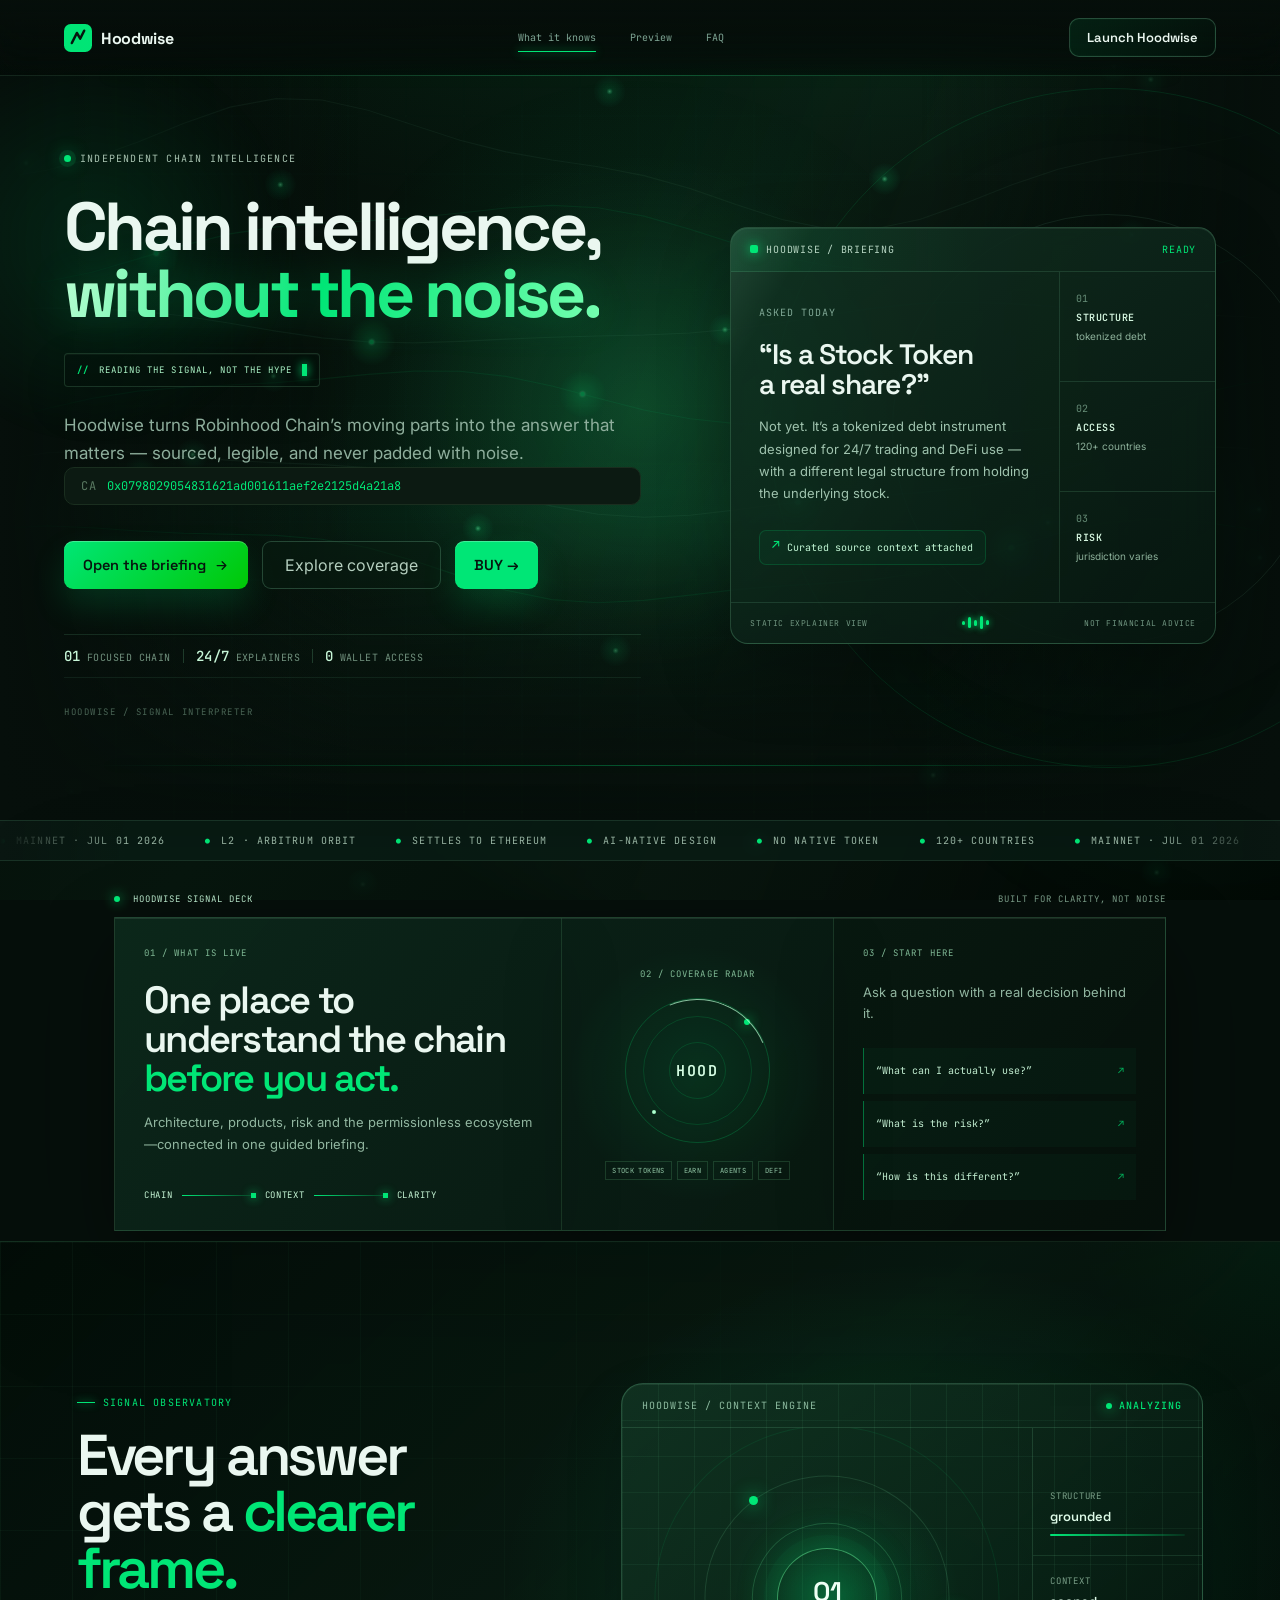
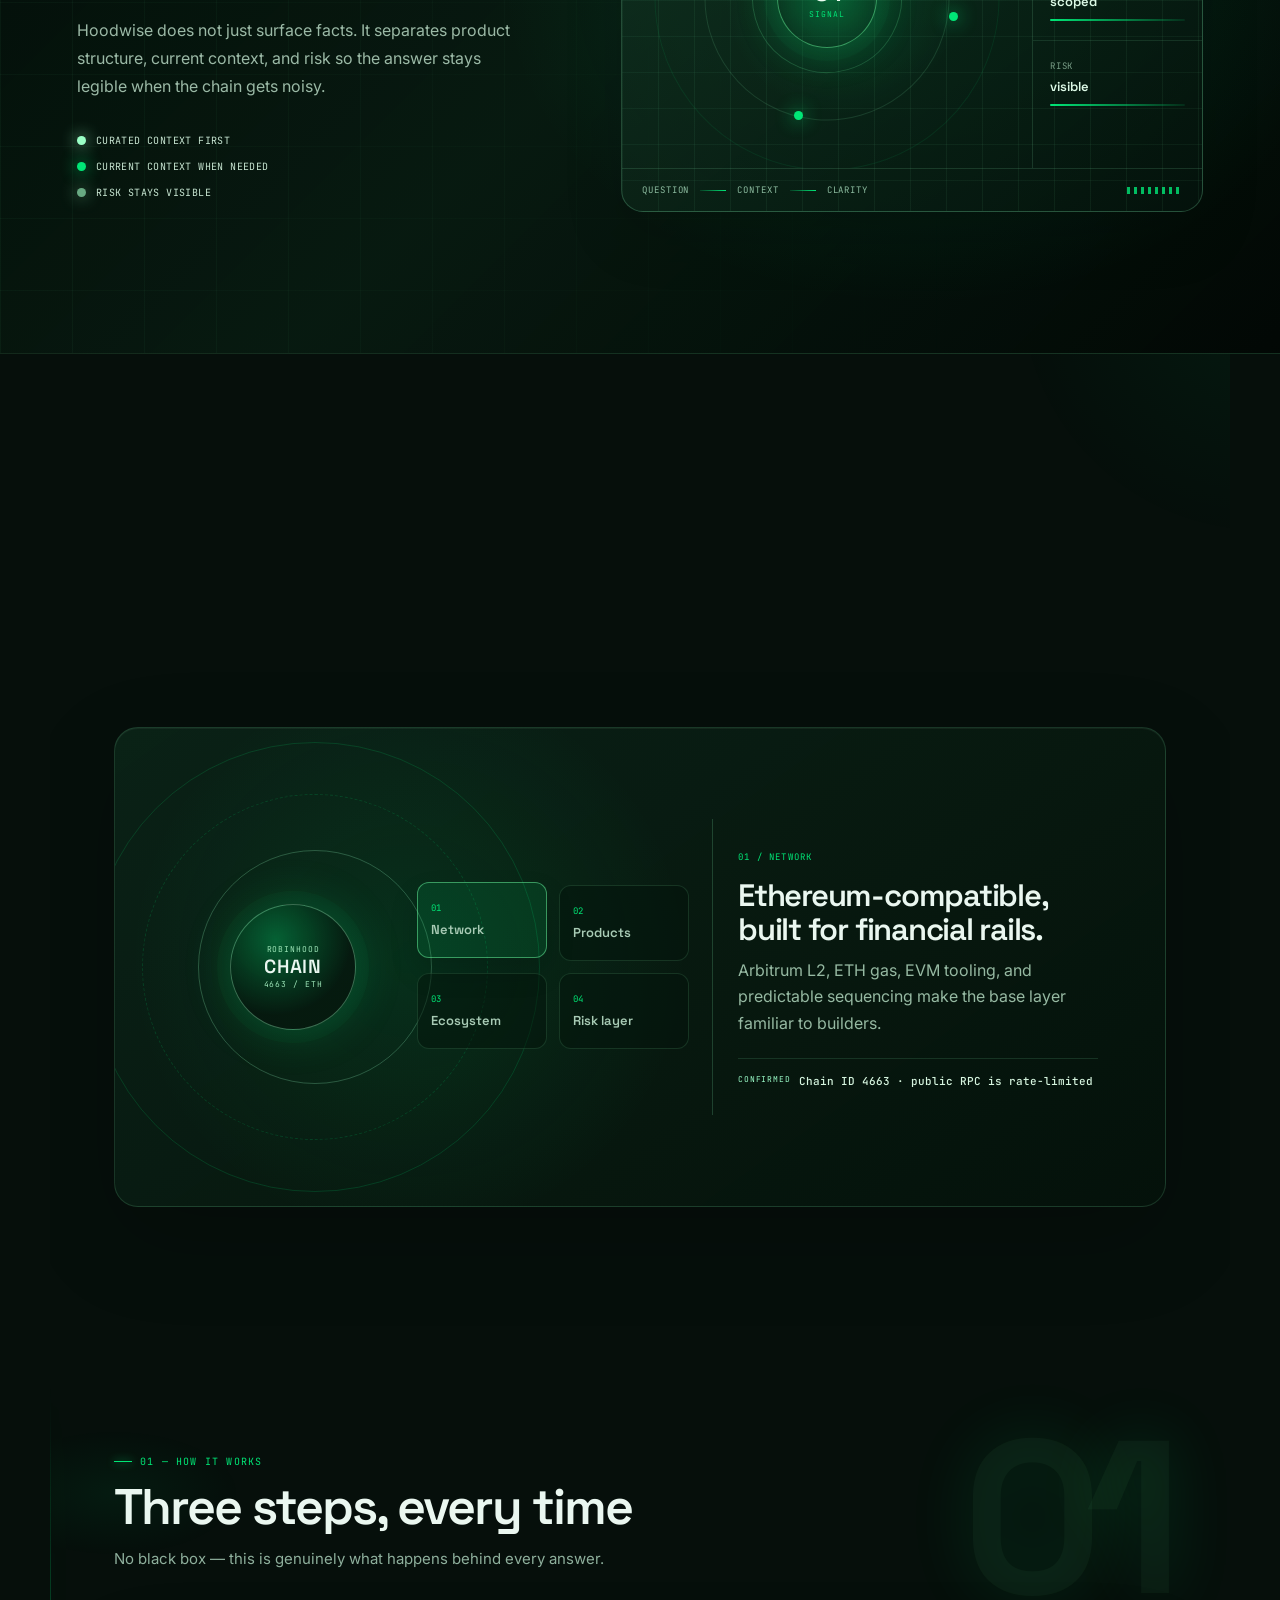
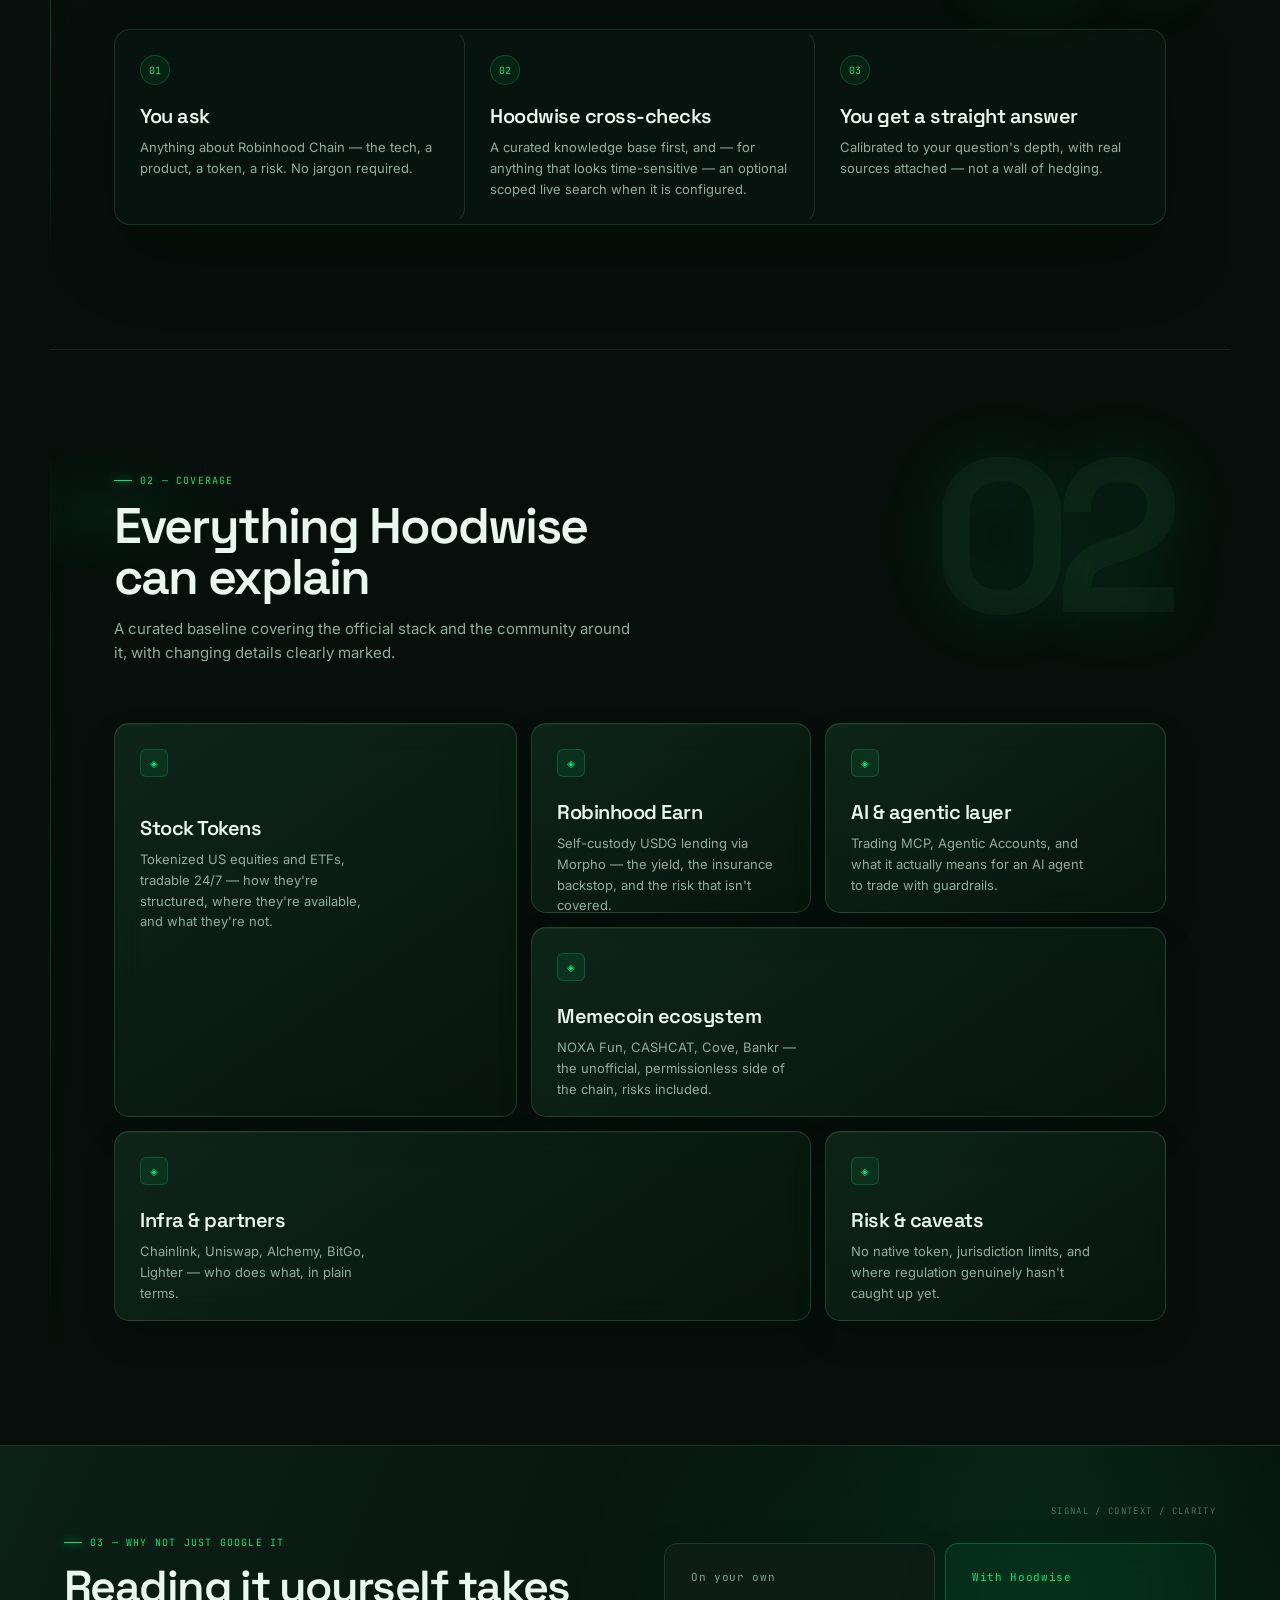
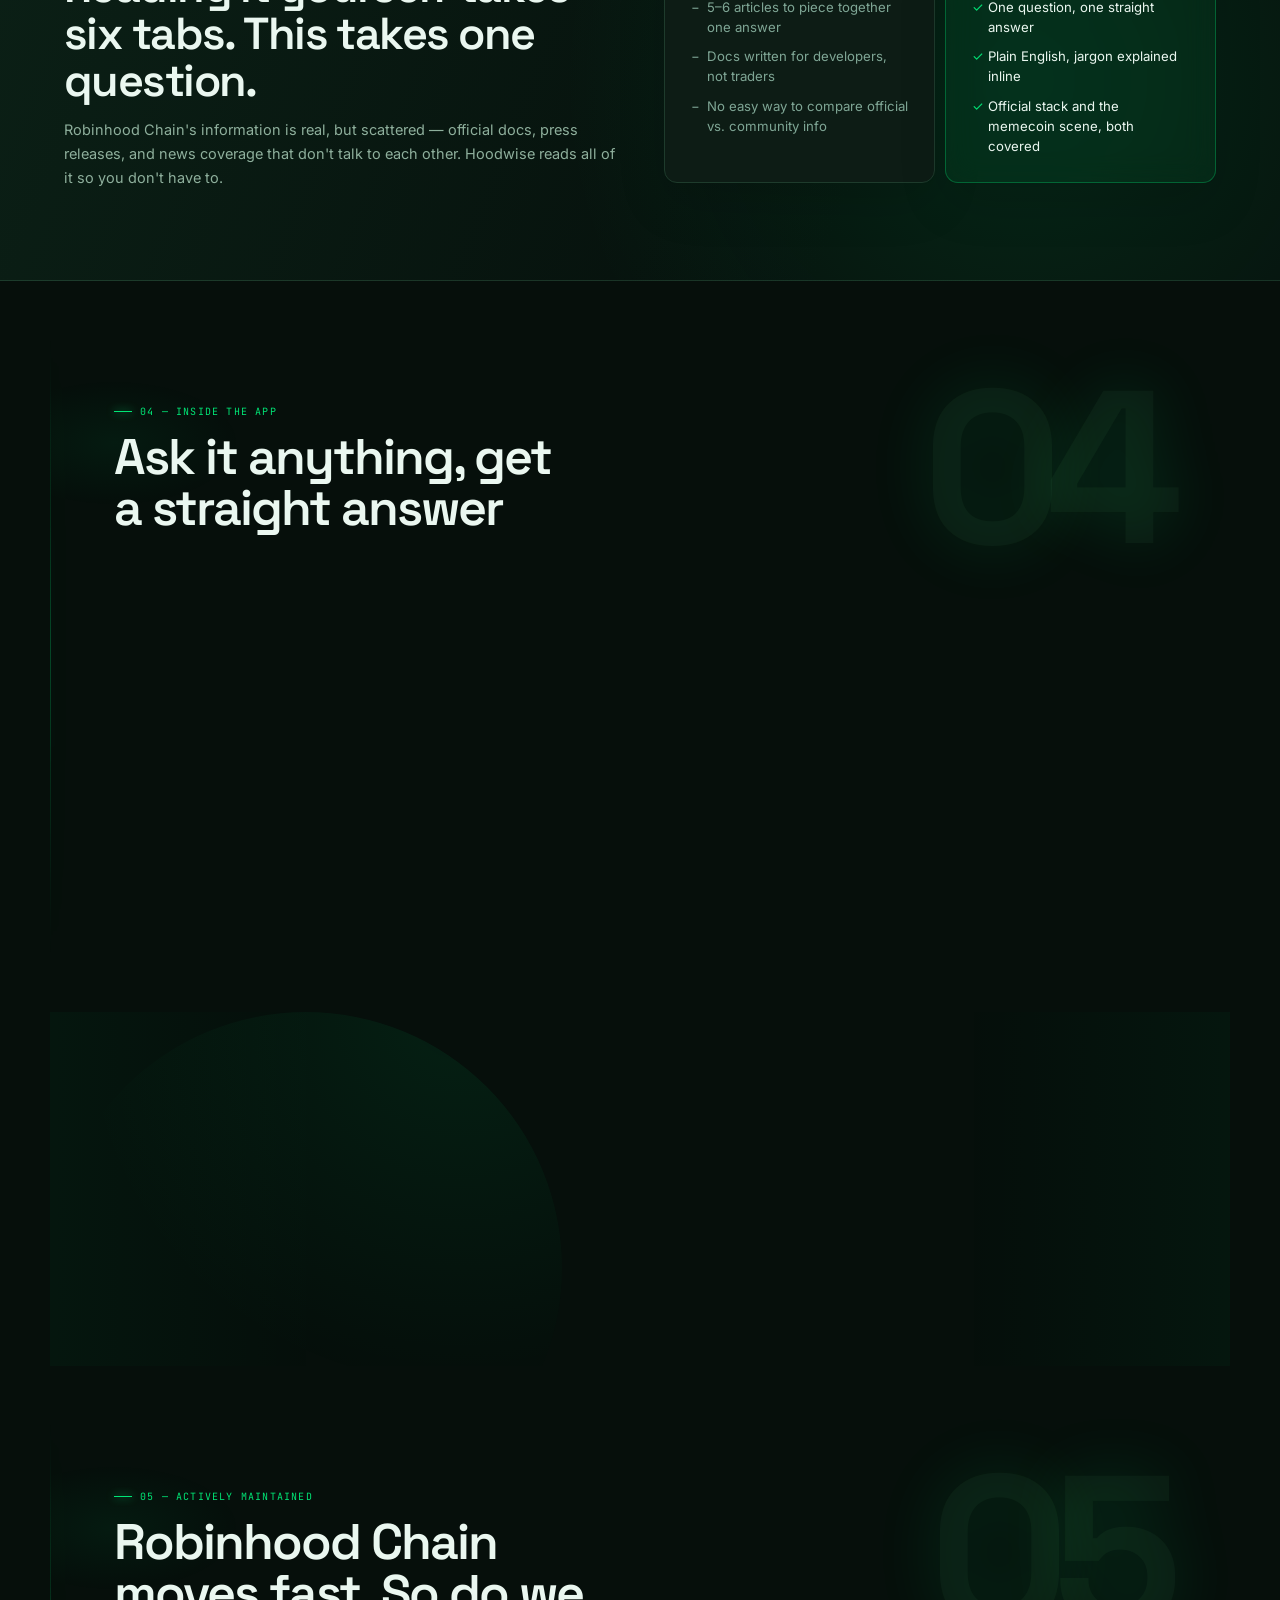
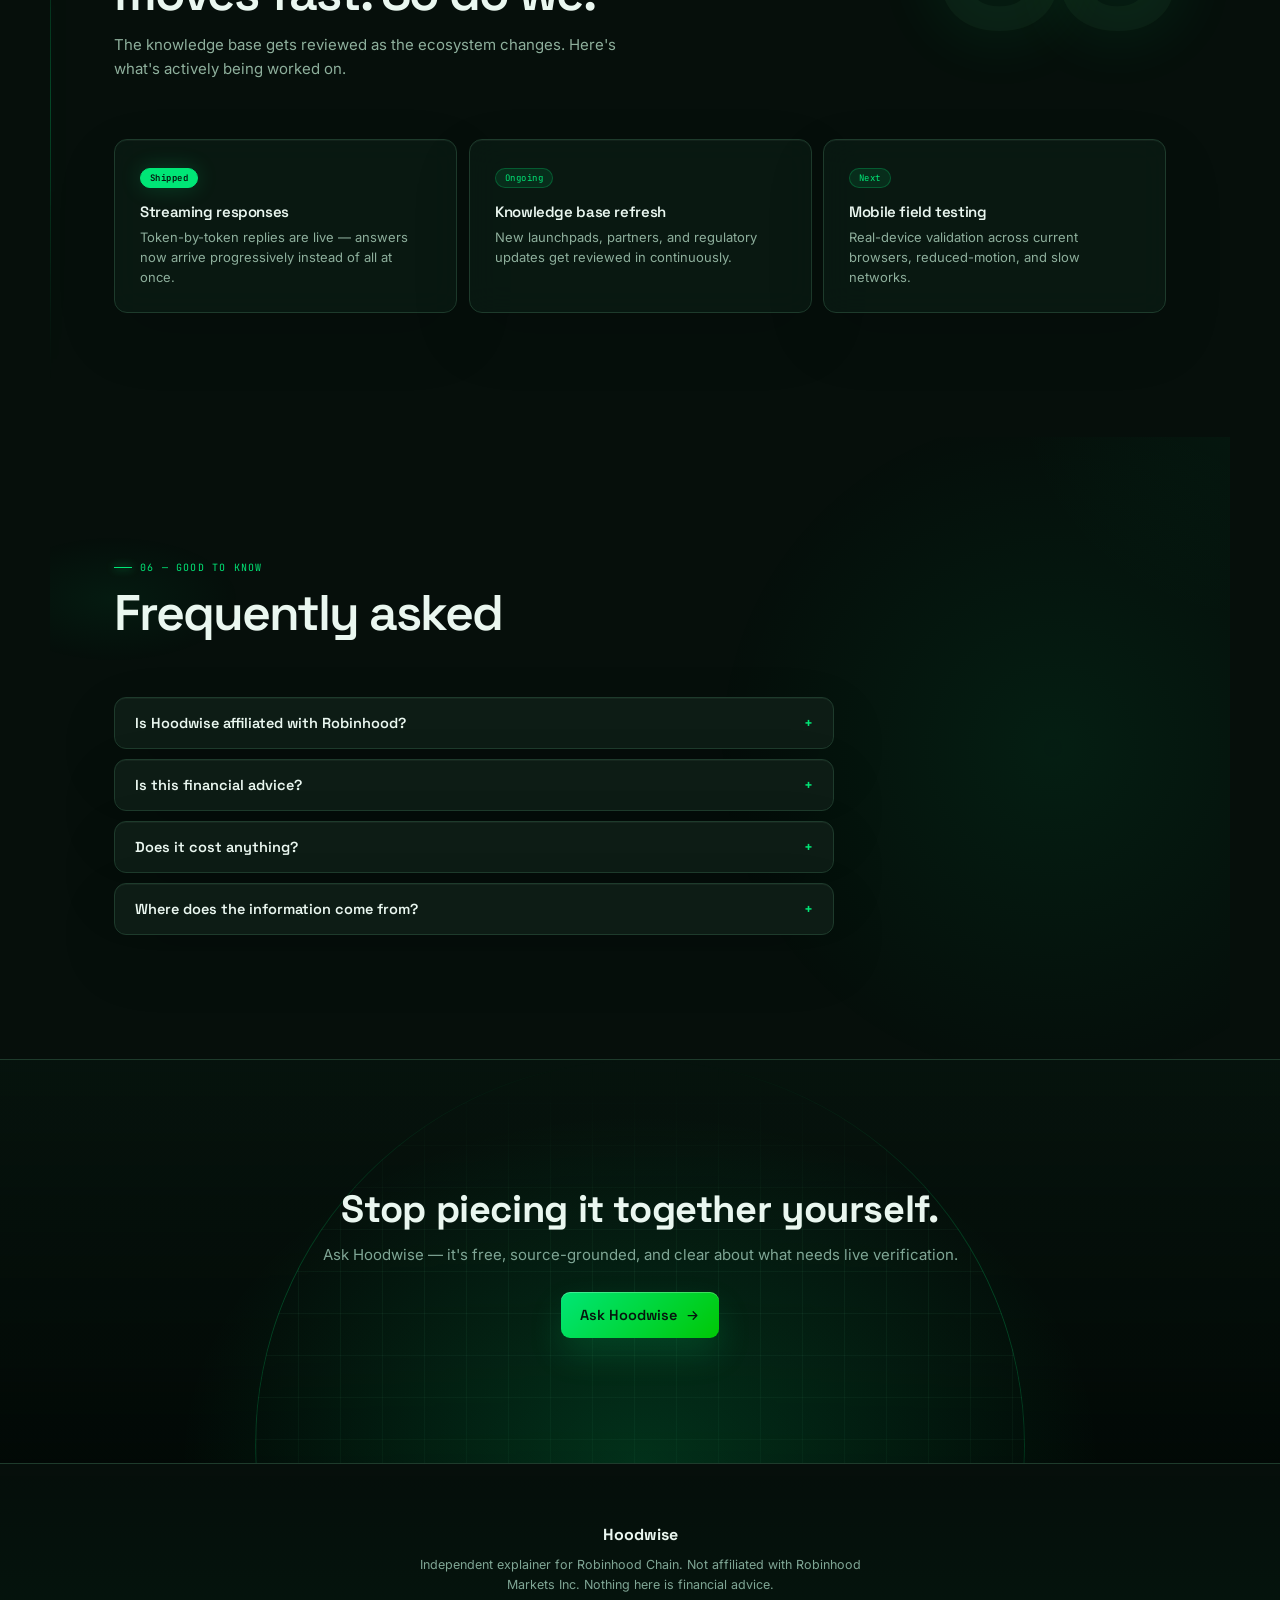
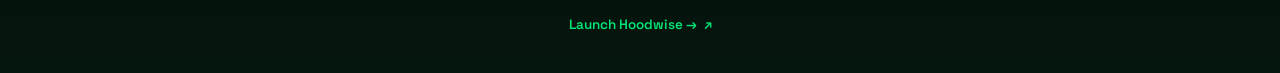
<file: index.html>
<!DOCTYPE html>
<html lang="en" data-theme="dark">
<head>
<meta charset="UTF-8">
<meta name="viewport" content="width=device-width, initial-scale=1.0">
<meta name="virtual-protocol-site-verification" content="39941604ba8618c84a2b443c2f75dd84">
<title>Hoodwise — Understand Robinhood Chain</title>
<meta name="description" content="Hoodwise is an independent AI guide to Robinhood Chain — the tech, the products, and the ecosystem, explained in plain English.">
<link rel="icon" href="/hoodwise-mark.svg" type="image/svg+xml">
<link rel="preconnect" href="https://fonts.googleapis.com">
<link href="https://fonts.googleapis.com/css2?family=Space+Grotesk:wght@400;500;600;700&family=Inter:wght@400;500;600&family=JetBrains+Mono:wght@400;500&display=swap" rel="stylesheet">
<link rel="stylesheet" href="/shared.css">
<link rel="stylesheet" href="/landing.css">
<meta property="og:type" content="website">
<meta property="og:site_name" content="Hoodwise">
<meta property="og:title" content="Hoodwise — Chain intelligence, without the noise.">
<meta property="og:description" content="An independent, source-grounded guide to Robinhood Chain.">
<meta property="og:url" content="https://hoodwise.xyz/">
<meta property="og:image" content="https://hoodwise.xyz/hoodwise-banner.png">
<meta property="og:image:alt" content="Hoodwise — Your AI guide to Robinhood Chain">
<meta name="twitter:card" content="summary_large_image">
<meta name="twitter:title" content="Hoodwise — Chain intelligence, without the noise.">
<meta name="twitter:description" content="An independent, source-grounded guide to Robinhood Chain.">
<meta name="twitter:image" content="https://hoodwise.xyz/hoodwise-banner.png"></head>
<body>
  <div class="site-atmosphere" aria-hidden="true">
    <i class="atmosphere-orb atmosphere-orb-a"></i>
    <i class="atmosphere-orb atmosphere-orb-b"></i>
    <i class="atmosphere-beam"></i>
  </div>
  <canvas class="landing-atmosphere" id="landingAtmosphere" aria-hidden="true"></canvas>
  <div class="hw-boot" id="bootSequence" aria-hidden="true">
    <div class="boot-mark">↗</div>
    <div class="boot-copy"><span>HOODWISE / INITIALIZING</span><b>CHAIN INTELLIGENCE ONLINE</b></div>
    <div class="boot-track"><i></i></div>
  </div><nav class="nav">
    <a href="/" class="nav-brand">
      <svg viewBox="0 0 100 100" class="nav-mark" aria-hidden="true">
        <rect width="100" height="100" rx="24" fill="url(#navg)"/>
        <path d="M28 68 L46 32 L58 52 L72 24" stroke="#06150e" stroke-width="9" fill="none" stroke-linecap="round" stroke-linejoin="round"/>
        <defs><linearGradient id="navg" x1="0" y1="0" x2="100" y2="100"><stop offset="0%" stop-color="#00e676"/><stop offset="100%" stop-color="#0a5c34"/></linearGradient></defs>
      </svg>
      <span>Hoodwise</span>
    </a>
    <div class="nav-links" id="navLinks">
      <button type="button" class="nav-section-link" data-section="knows" data-scroll-target="knows">What it knows</button>
      <button type="button" class="nav-section-link" data-section="preview" data-scroll-target="preview">Preview</button>
      <button type="button" class="nav-section-link" data-section="faq" data-scroll-target="faq">FAQ</button>
    </div>
    <a href="/app" class="nav-cta" data-transition>Launch Hoodwise</a>
    <button class="nav-burger" id="navBurger" aria-label="Toggle menu">
      <span></span><span></span><span></span>
    </button>
  </nav>

  <div class="mobile-menu" id="mobileMenu">
    <button type="button" class="mobile-section-link" data-scroll-target="knows">What it knows</button>
    <button type="button" class="mobile-section-link" data-scroll-target="preview">Preview</button>
    <button type="button" class="mobile-section-link" data-scroll-target="faq">FAQ</button>
    <a href="/app" class="mobile-cta" data-transition>Launch Hoodwise</a>
  </div>

  <header class="hero">
    <canvas id="heroCanvas"></canvas>
    <div class="hero-orbit hero-orbit-a" aria-hidden="true"></div>
    <div class="hero-orbit hero-orbit-b" aria-hidden="true"></div>
    <div class="hero-grid">
      <div class="hero-copy">
        <div class="eyebrow hw-hero-item"><span class="live-dot"></span>INDEPENDENT CHAIN INTELLIGENCE</div>
        <h1 class="hw-hero-item"><span class="hero-lead">Chain intelligence,</span><br><span>without the noise.</span></h1>
        <div class="hero-command hw-hero-item" aria-label="Hoodwise signal status"><span class="command-prompt">//</span><span id="heroCommandText">DECODING CAPITAL MARKETS ONCHAIN</span><i></i></div>
        <p class="hero-sub hw-hero-item">Hoodwise turns Robinhood Chain’s moving parts into the answer that matters — sourced, legible, and never padded with noise.</p>
        <div class="hero-token hw-hero-item" style="display:flex;align-items:center;gap:10px;flex-wrap:wrap;background:#0c1a12;border:1px solid #1a2e1f;border-radius:10px;padding:10px 16px;font-family:'JetBrains Mono',monospace;font-size:12px;"><span style="color:#5a7a62;text-transform:uppercase;letter-spacing:.1em;">CA</span><span style="color:#00e676;word-break:break-all;">0x0798029054831621ad001611aef2e2125d4a21a8</span></div><div class="hero-actions hw-hero-item">
          <a href="/app" class="btn-primary" data-transition>Open the briefing <svg viewBox="0 0 24 24" width="15" height="15"><path d="M5 12h14M13 6l6 6-6 6" stroke="currentColor" stroke-width="2" fill="none" stroke-linecap="round" stroke-linejoin="round"/></svg></a>
          <button type="button" class="btn-secondary section-cta" data-scroll-target="knows">Explore coverage</button><a href="https://ape.store/robinhood/0x0798029054831621ad001611aef2e2125d4a21a8" target="_blank" rel="noopener noreferrer" class="btn-primary" style="background:#00e676;color:#06150e;text-decoration:none;">BUY →</a>
        </div>
        <div class="hero-proof hw-hero-item">
          <span><b>01</b> focused chain</span><span><b>24/7</b> explainers</span><span><b>0</b> wallet access</span>
        </div>
      </div>
      <div class="signal-console hw-hero-item" aria-label="Example Hoodwise briefing">
        <div class="console-top"><span class="console-kicker"><i></i> HOODWISE / BRIEFING</span><span class="console-status">READY</span></div>
        <div class="console-grid">
          <div class="console-main">
            <span class="console-label">ASKED TODAY</span>
            <h2>“Is a Stock Token a real share?”</h2>
            <p>Not yet. It’s a tokenized debt instrument designed for 24/7 trading and DeFi use — with a different legal structure from holding the underlying stock.</p>
            <div class="console-source"><span>↗</span> Curated source context attached</div>
          </div>
          <div class="console-rail">
            <div><span>01</span><b>STRUCTURE</b><em>tokenized debt</em></div>
            <div><span>02</span><b>ACCESS</b><em>120+ countries</em></div>
            <div><span>03</span><b>RISK</b><em>jurisdiction varies</em></div>
          </div>
        </div>
        <div class="console-footer"><span>STATIC EXPLAINER VIEW</span><div class="console-pulse"><i></i><i></i><i></i><i></i><i></i></div><span>NOT FINANCIAL ADVICE</span></div>
      </div>
    </div>
  </header>

  <div class="ticker" aria-hidden="true">
    <div class="ticker-track">
      <span>MAINNET · JUL 01 2026</span><span>L2 · ARBITRUM ORBIT</span><span>SETTLES TO ETHEREUM</span><span>AI-NATIVE DESIGN</span><span>NO NATIVE TOKEN</span><span>120+ COUNTRIES</span>
      <span>MAINNET · JUL 01 2026</span><span>L2 · ARBITRUM ORBIT</span><span>SETTLES TO ETHEREUM</span><span>AI-NATIVE DESIGN</span><span>NO NATIVE TOKEN</span><span>120+ COUNTRIES</span>
    </div>
  </div>

  <section class="signal-deck" aria-label="Hoodwise signal deck">
    <div class="deck-head"><span class="deck-status"><i></i> HOODWISE SIGNAL DECK</span><span>BUILT FOR CLARITY, NOT NOISE</span></div>
    <div class="deck-grid">
      <article class="deck-story"><div class="deck-index">01 / WHAT IS LIVE</div><h2>One place to understand the chain <em>before you act.</em></h2><p>Architecture, products, risk and the permissionless ecosystem—connected in one guided briefing.</p><div class="deck-route"><span>CHAIN</span><b></b><span>CONTEXT</span><b></b><span>CLARITY</span></div></article>
      <article class="deck-radar"><div class="deck-index">02 / COVERAGE RADAR</div><div class="radar-core"><i></i><i></i><i></i><strong>HOOD</strong></div><div class="radar-tags"><span>STOCK TOKENS</span><span>EARN</span><span>AGENTS</span><span>DEFI</span></div></article>
      <article class="deck-prompt"><div class="deck-index">03 / START HERE</div><p>Ask a question with a real decision behind it.</p><div class="prompt-options"><a href="/app?q=What+can+I+actually+use+on+Robinhood+Chain%3F" data-transition>“What can I actually use?” <i>↗</i></a><a href="/app?q=What+are+the+main+risks+to+verify+on+Robinhood+Chain%3F" data-transition>“What is the risk?” <i>↗</i></a><a href="/app?q=How+is+Robinhood+Chain+different+from+Base%3F" data-transition>“How is this different?” <i>↗</i></a></div></article>
    </div>
  </section>

  <section class="observatory" aria-label="How Hoodwise builds a briefing">
    <div class="observatory-copy hw-reveal">
      <div class="section-eyebrow">SIGNAL OBSERVATORY</div>
      <h2>Every answer gets a <em>clearer frame.</em></h2>
      <p>Hoodwise does not just surface facts. It separates product structure, current context, and risk so the answer stays legible when the chain gets noisy.</p>
      <div class="observatory-legend">
        <span><i class="legend-source"></i> curated context first</span>
        <span><i class="legend-current"></i> current context when needed</span>
        <span><i class="legend-risk"></i> risk stays visible</span>
      </div>
    </div>
    <div class="observatory-surface hw-reveal" aria-hidden="true">
      <div class="observatory-topline"><span>HOODWISE / CONTEXT ENGINE</span><b>ANALYZING</b></div>
      <div class="observatory-body">
        <div class="orbit-map">
          <i class="orbit orbit-one"></i><i class="orbit orbit-two"></i><i class="orbit orbit-three"></i>
          <span class="orbit-node node-a"></span><span class="orbit-node node-b"></span><span class="orbit-node node-c"></span>
          <div class="orbit-core"><strong>01</strong><span>SIGNAL</span></div>
        </div>
        <div class="observatory-readout">
          <div><span>STRUCTURE</span><b>grounded</b><i></i></div>
          <div><span>CONTEXT</span><b>scoped</b><i></i></div>
          <div><span>RISK</span><b>visible</b><i></i></div>
        </div>
      </div>
      <div class="observatory-stream"><span>QUESTION</span><b></b><span>CONTEXT</span><b></b><span>CLARITY</span><i></i></div>
    </div>
  </section>

  <section class="intelligence-map" id="intelligence-map" aria-label="Robinhood Chain intelligence map">
    <div class="section-head hw-reveal"><div class="section-eyebrow">LIVE PRODUCT MAP</div><h2>See the chain as one connected system.</h2><p>Choose a layer to get the practical frame: what it is, what it unlocks, and what needs verification.</p></div>
    <div class="map-stage hw-reveal">
      <div class="map-orbits" aria-hidden="true"><i></i><i></i><i></i></div>
      <div class="map-core"><span>ROBINHOOD</span><b>CHAIN</b><em>4663 / ETH</em></div>
      <div class="map-nodes" role="tablist" aria-label="Chain intelligence layers">
        <button class="map-node active" role="tab" aria-selected="true" data-map="network"><b>01</b><span>Network</span></button>
        <button class="map-node" role="tab" aria-selected="false" data-map="products"><b>02</b><span>Products</span></button>
        <button class="map-node" role="tab" aria-selected="false" data-map="ecosystem"><b>03</b><span>Ecosystem</span></button>
        <button class="map-node" role="tab" aria-selected="false" data-map="risk"><b>04</b><span>Risk layer</span></button>
      </div>
      <article class="map-readout" id="mapReadout" aria-live="polite"><span class="map-readout-kicker">01 / NETWORK</span><h3>Ethereum-compatible, built for financial rails.</h3><p>Arbitrum L2, ETH gas, EVM tooling, and predictable sequencing make the base layer familiar to builders.</p><div><span>CONFIRMED</span><b>Chain ID 4663 · public RPC is rate-limited</b></div></article>
    </div>
  </section>
  <section class="how" id="how">
    <div class="section-head hw-reveal">
      <div class="section-eyebrow">01 — HOW IT WORKS</div>
      <h2>Three steps, every time</h2>
      <p>No black box — this is genuinely what happens behind every answer.</p>
    </div>
    <div class="how-steps">
      <div class="how-step hw-reveal">
        <div class="how-num">01</div>
        <h3>You ask</h3>
        <p>Anything about Robinhood Chain — the tech, a product, a token, a risk. No jargon required.</p>
      </div>
      <div class="how-step hw-reveal">
        <div class="how-num">02</div>
        <h3>Hoodwise cross-checks</h3>
        <p>A curated knowledge base first, and — for anything that looks time-sensitive — an optional scoped live search when it is configured.</p>
      </div>
      <div class="how-step hw-reveal">
        <div class="how-num">03</div>
        <h3>You get a straight answer</h3>
        <p>Calibrated to your question's depth, with real sources attached — not a wall of hedging.</p>
      </div>
    </div>
  </section>

  <section class="knows" id="knows">
    <div class="section-head hw-reveal">
      <div class="section-eyebrow">02 — COVERAGE</div>
      <h2>Everything Hoodwise can explain</h2>
      <p>A curated baseline covering the official stack and the community around it, with changing details clearly marked.</p>
    </div>
    <div class="card-grid">
      <div class="card hw-reveal">
        <div class="card-icon">◈</div>
        <h3>Stock Tokens</h3>
        <p>Tokenized US equities and ETFs, tradable 24/7 — how they're structured, where they're available, and what they're not.</p>
      </div>
      <div class="card hw-reveal">
        <div class="card-icon">◈</div>
        <h3>Robinhood Earn</h3>
        <p>Self-custody USDG lending via Morpho — the yield, the insurance backstop, and the risk that isn't covered.</p>
      </div>
      <div class="card hw-reveal">
        <div class="card-icon">◈</div>
        <h3>AI &amp; agentic layer</h3>
        <p>Trading MCP, Agentic Accounts, and what it actually means for an AI agent to trade with guardrails.</p>
      </div>
      <div class="card hw-reveal">
        <div class="card-icon">◈</div>
        <h3>Memecoin ecosystem</h3>
        <p>NOXA Fun, CASHCAT, Cove, Bankr — the unofficial, permissionless side of the chain, risks included.</p>
      </div>
      <div class="card hw-reveal">
        <div class="card-icon">◈</div>
        <h3>Infra &amp; partners</h3>
        <p>Chainlink, Uniswap, Alchemy, BitGo, Lighter — who does what, in plain terms.</p>
      </div>
      <div class="card hw-reveal">
        <div class="card-icon">◈</div>
        <h3>Risk &amp; caveats</h3>
        <p>No native token, jurisdiction limits, and where regulation genuinely hasn't caught up yet.</p>
      </div>
    </div>
  </section>

  <section class="why" id="why">
    <div class="why-grid">
      <div class="hw-reveal">
        <div class="section-eyebrow">03 — WHY NOT JUST GOOGLE IT</div>
        <h2>Reading it yourself takes six tabs. This takes one question.</h2>
        <p class="why-sub">Robinhood Chain's information is real, but scattered — official docs, press releases, and news coverage that don't talk to each other. Hoodwise reads all of it so you don't have to.</p>
      </div>
      <div class="why-compare hw-reveal">
        <div class="why-col why-col-bad">
          <div class="why-col-label">On your own</div>
          <ul>
            <li>5–6 articles to piece together one answer</li>
            <li>Docs written for developers, not traders</li>
            <li>No easy way to compare official vs. community info</li>
          </ul>
        </div>
        <div class="why-col why-col-good">
          <div class="why-col-label">With Hoodwise</div>
          <ul>
            <li>One question, one straight answer</li>
            <li>Plain English, jargon explained inline</li>
            <li>Official stack and the memecoin scene, both covered</li>
          </ul>
        </div>
      </div>
    </div>
  </section>

  <section class="preview" id="preview">
    <div class="section-head hw-reveal">
      <div class="section-eyebrow">04 — INSIDE THE APP</div>
      <h2>Ask it anything, get a straight answer</h2>
    </div>
    <div class="preview-window hw-reveal">
      <div class="preview-bar"><span></span><span></span><span></span></div>
      <div class="preview-body" id="previewBody"></div>
    </div>
  </section>

  <section class="trust" id="trust">
    <div class="trust-grid">
      <div class="trust-item hw-reveal">
        <svg viewBox="0 0 24 24" width="20" height="20"><path d="M12 3l7 4v5c0 4.5-3 8-7 9-4-1-7-4.5-7-9V7l7-4z" stroke="currentColor" stroke-width="1.6" fill="none"/></svg>
        <div><h4>Independent</h4><p>Not affiliated with Robinhood Markets Inc.</p></div>
      </div>
      <div class="trust-item hw-reveal">
        <svg viewBox="0 0 24 24" width="20" height="20"><path d="M4 12h16M12 4v16" stroke="currentColor" stroke-width="1.6"/><circle cx="12" cy="12" r="9" stroke="currentColor" stroke-width="1.6" fill="none"/></svg>
        <div><h4>No financial advice</h4><p>Explains how things work — never what to buy.</p></div>
      </div>
      <div class="trust-item hw-reveal">
        <svg viewBox="0 0 24 24" width="20" height="20"><path d="M7 17L17 7M17 7H8M17 7V16" stroke="currentColor" stroke-width="1.6" fill="none" stroke-linecap="round" stroke-linejoin="round"/></svg>
        <div><h4>Sources cited</h4><p>Real links attached to answers, not just claims.</p></div>
      </div>
      <div class="trust-item hw-reveal">
        <svg viewBox="0 0 24 24" width="20" height="20"><path d="M5 12l4 4L19 6" stroke="currentColor" stroke-width="2" fill="none" stroke-linecap="round" stroke-linejoin="round"/></svg>
        <div><h4>Free, no account</h4><p>No wallet connect, no signup, no paywall.</p></div>
      </div>
    </div>
  </section>

  <section class="roadmap" id="roadmap">
    <div class="section-head hw-reveal">
      <div class="section-eyebrow">05 — ACTIVELY MAINTAINED</div>
      <h2>Robinhood Chain moves fast. So do we.</h2>
      <p>The knowledge base gets reviewed as the ecosystem changes. Here's what's actively being worked on.</p>
    </div>
    <div class="roadmap-list">
      <div class="roadmap-item hw-reveal">
        <span class="roadmap-tag roadmap-tag-shipped">Shipped</span>
        <h4>Streaming responses</h4>
        <p>Token-by-token replies are live — answers now arrive progressively instead of all at once.</p>
      </div>
      <div class="roadmap-item hw-reveal">
        <span class="roadmap-tag">Ongoing</span>
        <h4>Knowledge base refresh</h4>
        <p>New launchpads, partners, and regulatory updates get reviewed in continuously.</p>
      </div>
      <div class="roadmap-item hw-reveal">
        <span class="roadmap-tag">Next</span>
        <h4>Mobile field testing</h4>
        <p>Real-device validation across current browsers, reduced-motion, and slow networks.</p>
      </div>
    </div>
  </section>

  <section class="faq" id="faq">
    <div class="section-head hw-reveal">
      <div class="section-eyebrow">06 — GOOD TO KNOW</div>
      <h2>Frequently asked</h2>
    </div>
    <div class="faq-list">
      <details class="hw-reveal">
        <summary>Is Hoodwise affiliated with Robinhood?</summary>
        <p>No. Hoodwise is an independent project that explains Robinhood Chain. It has no official relationship with Robinhood Markets Inc.</p>
      </details>
      <details class="hw-reveal">
        <summary>Is this financial advice?</summary>
        <p>No. Hoodwise only explains how things work and surfaces real risks — it never recommends trades or gives financial advice.</p>
      </details>
      <details class="hw-reveal">
        <summary>Does it cost anything?</summary>
        <p>Hoodwise is free to use.</p>
      </details>
      <details class="hw-reveal">
        <summary>Where does the information come from?</summary>
        <p>A hand-curated knowledge base built from Robinhood's own announcements and reporting from established outlets, reviewed periodically as the chain evolves.</p>
      </details>
    </div>
  </section>

  <section class="final-cta hw-reveal">
    <h2>Stop piecing it together yourself.</h2>
    <p>Ask Hoodwise — it's free, source-grounded, and clear about what needs live verification.</p>
    <a href="/app" class="btn-primary" data-transition>Ask Hoodwise <svg viewBox="0 0 24 24" width="15" height="15"><path d="M5 12h14M13 6l6 6-6 6" stroke="currentColor" stroke-width="2" fill="none" stroke-linecap="round" stroke-linejoin="round"/></svg></a>
  </section>

  <footer class="footer">
    <div class="footer-inner">
      <div class="footer-brand">Hoodwise</div>
      <p>Independent explainer for Robinhood Chain. Not affiliated with Robinhood Markets Inc. Nothing here is financial advice.</p>
      <a href="/app" class="footer-cta" data-transition>Launch Hoodwise →</a>
    </div>
  </footer>

  <div class="hw-page-transition" id="pageTransition"></div>

  <script src="/cursor.js"></script>
  <script src="/landing.js"></script>
</body>
</html>
</file>
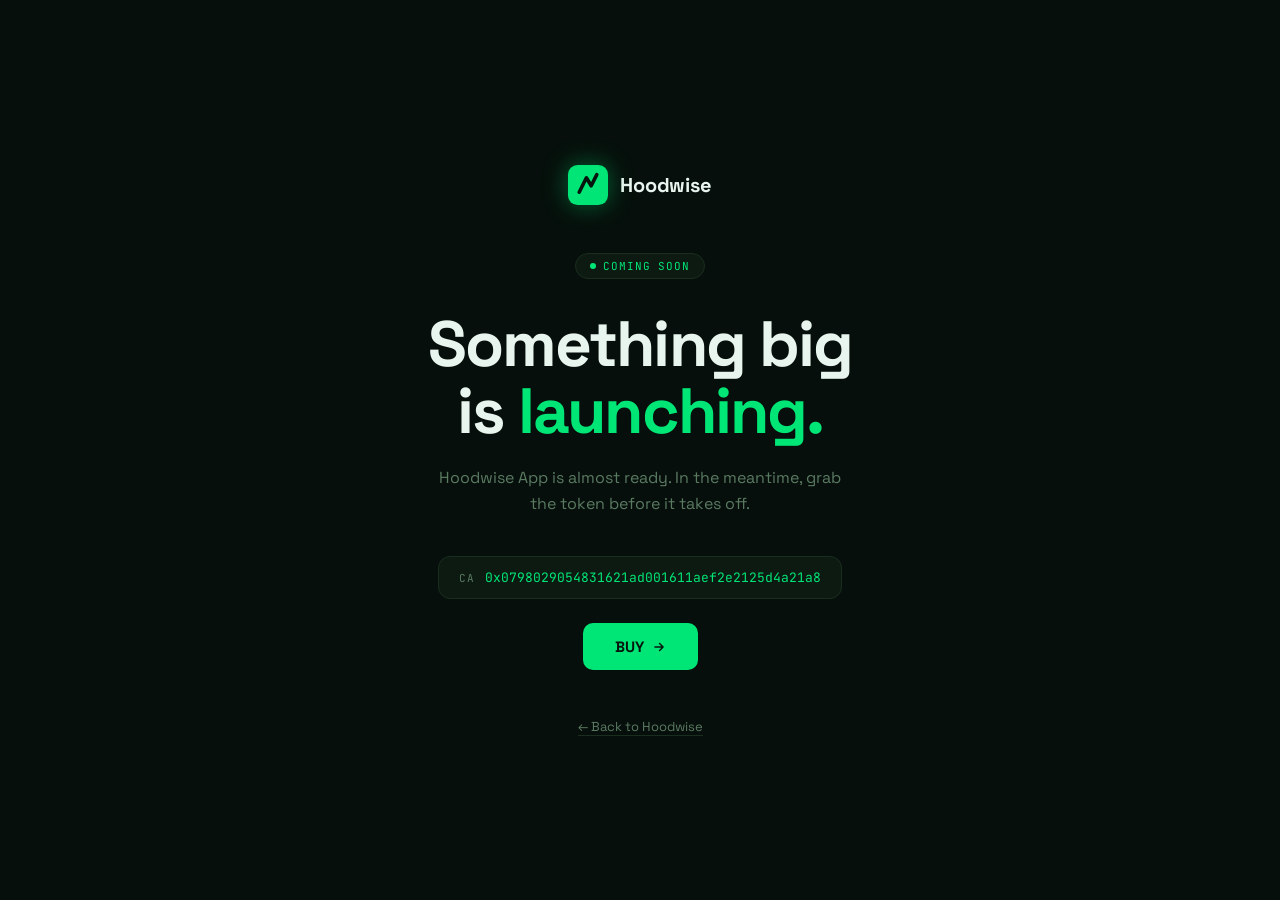
<file: app/index.html>
<!DOCTYPE html>
<html lang="en" data-theme="dark">
<head>
<meta charset="UTF-8">
<meta name="viewport" content="width=device-width, initial-scale=1.0">
<title>Hoodwise — Coming Soon</title>
<link rel="icon" href="/hoodwise-mark.svg" type="image/svg+xml">
<link rel="preconnect" href="https://fonts.googleapis.com">
<link href="https://fonts.googleapis.com/css2?family=Space+Grotesk:wght@400;500;600;700&family=JetBrains+Mono:wght@400;500&display=swap" rel="stylesheet">
<link rel="stylesheet" href="/shared.css">
<style>
  *, *::before, *::after { box-sizing: border-box; margin: 0; padding: 0; }
  :root {
    --primary: #00e676;
    --primary-dim: #0a5c34;
    --bg: #060f0b;
    --bg-2: #0c1a12;
    --border: #1a2e1f;
    --text: #e8f5ee;
    --text-muted: #5a7a62;
  }
  html, body { height: 100%; background: var(--bg); color: var(--text); font-family: 'Space Grotesk', sans-serif; }
  body { display: flex; flex-direction: column; align-items: center; justify-content: center; min-height: 100vh; padding: 24px; text-align: center; }

  .brand { display: flex; align-items: center; gap: 12px; justify-content: center; margin-bottom: 48px; }
  .brand-mark { width: 40px; height: 40px; filter: drop-shadow(0 0 12px rgba(0,230,118,0.4)); }
  .brand-name { font-size: 20px; font-weight: 700; letter-spacing: -0.01em; color: var(--text); }

  .badge {
    display: inline-flex; align-items: center; gap: 7px;
    background: var(--bg-2); border: 1px solid var(--border);
    border-radius: 100px; padding: 5px 14px;
    font-family: 'JetBrains Mono', monospace; font-size: 11px;
    letter-spacing: 0.08em; text-transform: uppercase; color: var(--primary);
    margin-bottom: 32px;
  }
  .badge i { width: 6px; height: 6px; border-radius: 50%; background: var(--primary); animation: pulse 1.8s ease-in-out infinite; display: inline-block; }
  @keyframes pulse { 0%,100% { opacity: 1; } 50% { opacity: 0.3; } }

  h1 { font-size: clamp(36px, 7vw, 64px); font-weight: 700; letter-spacing: -0.03em; line-height: 1.05; margin-bottom: 20px; }
  h1 em { color: var(--primary); font-style: normal; }
  p { font-size: 16px; color: var(--text-muted); max-width: 420px; line-height: 1.6; margin-bottom: 40px; }

  .ca-block {
    display: flex; align-items: center; gap: 10px; flex-wrap: wrap; justify-content: center;
    background: var(--bg-2); border: 1px solid var(--border); border-radius: 12px;
    padding: 12px 20px; margin-bottom: 16px;
  }
  .ca-label { font-family: 'JetBrains Mono', monospace; font-size: 11px; text-transform: uppercase; letter-spacing: 0.1em; color: var(--text-muted); }
  .ca-address { font-family: 'JetBrains Mono', monospace; font-size: 13px; color: var(--primary); word-break: break-all; }

  .btn-buy {
    display: inline-flex; align-items: center; gap: 8px;
    background: var(--primary); color: #06150e;
    font-family: 'Space Grotesk', sans-serif; font-weight: 700; font-size: 15px;
    border: none; border-radius: 10px; padding: 14px 32px;
    text-decoration: none; cursor: pointer;
    transition: filter 0.15s, transform 0.1s;
    margin-top: 8px;
  }
  .btn-buy:hover { filter: brightness(1.1); transform: translateY(-1px); }
  .btn-buy:active { transform: scale(0.98); }

  .back { margin-top: 48px; font-size: 13px; color: var(--text-muted); }
  .back a { color: var(--text-muted); text-decoration: none; border-bottom: 1px solid var(--border); transition: color 0.15s; }
  .back a:hover { color: var(--primary); }
</style>
</head>
<body>
  <div class="brand">
    <svg class="brand-mark" viewBox="0 0 100 100" aria-hidden="true">
      <rect width="100" height="100" rx="24" fill="url(#g1)"/>
      <path d="M28 68 L46 32 L58 52 L72 24" stroke="#06150e" stroke-width="9" fill="none" stroke-linecap="round" stroke-linejoin="round"/>
      <defs><linearGradient id="g1" x1="0" y1="0" x2="100" y2="100">
        <stop offset="0%" stop-color="#00e676"/>
        <stop offset="100%" stop-color="#0a5c34"/>
      </linearGradient></defs>
    </svg>
    <span class="brand-name">Hoodwise</span>
  </div>

  <div class="badge"><i></i> Coming Soon</div>

  <h1>Something big<br>is <em>launching.</em></h1>
  <p>Hoodwise App is almost ready. In the meantime, grab the token before it takes off.</p>

  <div class="ca-block">
    <span class="ca-label">CA</span>
    <span class="ca-address">0x0798029054831621ad001611aef2e2125d4a21a8</span>
  </div>

  <a href="https://ape.store/robinhood/0x0798029054831621ad001611aef2e2125d4a21a8" target="_blank" rel="noopener noreferrer" class="btn-buy">
    BUY
    <svg viewBox="0 0 24 24" width="14" height="14"><path d="M5 12h14M13 6l6 6-6 6" stroke="currentColor" stroke-width="2.5" fill="none" stroke-linecap="round" stroke-linejoin="round"/></svg>
  </a>

  <div class="back"><a href="/">← Back to Hoodwise</a></div>
</body>
</html>
</file>
<file: shared.css>
/* Custom cursor — only active when hw-custom-cursor class is set by cursor.js
   (i.e. never on touch devices, never when reduced-motion is requested) */
.hw-custom-cursor, .hw-custom-cursor * { cursor: none !important; }

.hw-cursor-dot, .hw-cursor-ring {
  position: fixed;
  top: 0; left: 0;
  pointer-events: none;
  z-index: 9999;
  border-radius: 50%;
  transform: translate(-100px, -100px);
  will-change: transform;
}
.hw-cursor-dot {
  width: 6px; height: 6px;
  background: var(--primary, #00e676);
  margin: -3px 0 0 -3px;
  box-shadow: 0 0 10px rgba(0,230,118,0.7);
}
.hw-cursor-ring {
  width: 34px; height: 34px;
  margin: -17px 0 0 -17px;
  border: 1.5px solid rgba(0,230,118,0.55);
  transition: width 0.2s ease, height 0.2s ease, margin 0.2s ease, border-color 0.2s ease, background 0.2s ease;
}
.hw-cursor-ring.hw-cursor-hover {
  width: 52px; height: 52px;
  margin: -26px 0 0 -26px;
  background: rgba(0,230,118,0.08);
  border-color: var(--primary, #00e676);
}
.hw-cursor-ring.hw-cursor-down {
  width: 26px; height: 26px;
  margin: -13px 0 0 -13px;
}

/* Reveal-on-scroll utility, used across the landing page */
.hw-reveal {
  opacity: 0;
  transform: translateY(22px);
  transition: opacity 0.7s cubic-bezier(0.16,1,0.3,1), transform 0.7s cubic-bezier(0.16,1,0.3,1);
}
.hw-reveal.hw-visible {
  opacity: 1;
  transform: translateY(0);
}
@media (prefers-reduced-motion: reduce) {
  .hw-reveal { opacity: 1; transform: none; transition: none; }
}

/* Smooth fade transition when navigating between landing <-> app */
.hw-page-transition {
  position: fixed; inset: 0; z-index: 9998;
  background: var(--bg, #060f0b);
  opacity: 0;
  pointer-events: none;
  transition: opacity 0.38s ease;
}
.hw-page-transition.hw-transition-active {
  opacity: 1;
  pointer-events: all;
}

/* Page load fade-in (avoids an abrupt flash when a page is entered via transition) */
body { animation: hwPageIn 0.35s ease; }
@keyframes hwPageIn { from { opacity: 0; } to { opacity: 1; } }

/* Keyboard-accessible focus states, styled to match the brand rather than the
   browser default, visible only for keyboard users (not on mouse click) */
:focus { outline: none; }
:focus-visible {
  outline: 2px solid var(--primary, #00e676);
  outline-offset: 2px;
  border-radius: 4px;
}
</file>
<file: landing.css>
* {
    box-sizing: border-box;
    margin: 0;
    padding: 0;
}

:root {
    --bg: #060f0b;
    --bg-2: #0a1712;
    --surface: #0d1c15;
    --border: #1e3b2c;
    --primary: #00e676;
    --primary-dim: #00c805;
    --mint: #9effcb;
    --text: #eaf7f0;
    --text-muted: #7fa695;
}

html {
    scroll-behavior: smooth;
}

body {
    background: var(--bg);
    color: var(--text);
    font-family: 'Inter', sans-serif;
    overflow-x: hidden;
}

a {
    color: inherit;
    text-decoration: none;
}

/* ---------- Nav ---------- */
.nav {
    position: fixed;
    top: 0;
    left: 0;
    right: 0;
    z-index: 50;
    display: flex;
    align-items: center;
    justify-content: space-between;
    padding: 20px clamp(20px, 5vw, 64px);
    background: linear-gradient(to bottom, rgba(6,15,11,0.9), rgba(6,15,11,0));
    backdrop-filter: blur(6px);
}

.nav-brand {
    display: flex;
    align-items: center;
    gap: 9px;
    font-family: 'Space Grotesk', sans-serif;
    font-weight: 700;
    font-size: 16px;
}

.nav-mark {
    width: 28px;
    height: 28px;
}

.nav-links {
    display: flex;
    gap: 28px;
    font-size: 13.5px;
    color: var(--text-muted);
}

.nav-cta {
    border: 1px solid var(--border);
    padding: 8px 16px;
    border-radius: 10px;
    font-family: 'Space Grotesk', sans-serif;
    font-size: 13px;
    font-weight: 600;
    transition: border-color 0.2s, color 0.2s;
}

.nav-cta:hover {
    border-color: var(--primary);
    color: var(--primary);
}

.nav-links a {
    position: relative;
    padding-bottom: 4px;
    transition: color 0.2s;
}

.nav-links a::after {
    content: '';
    position: absolute;
    left: 0;
    bottom: 0;
    height: 1px;
    width: 0;
    background: var(--primary);
    transition: width 0.25s ease;
}

.nav-links a:hover::after, .nav-links a.active::after {
    width: 100%;
}

.nav-links a.active {
    color: var(--primary);
}

.nav-burger {
    display: none;
    flex-direction: column;
    justify-content: center;
    gap: 5px;
    width: 34px;
    height: 34px;
    background: none;
    border: none;
    cursor: pointer;
}

.nav-burger span {
    display: block;
    width: 20px;
    height: 1.5px;
    background: var(--text);
    transition: transform 0.25s ease, opacity 0.2s ease;
    margin: 0 auto;
}

.nav-burger.open span:nth-child(1) {
    transform: translateY(6.5px) rotate(45deg);
}

.nav-burger.open span:nth-child(2) {
    opacity: 0;
}

.nav-burger.open span:nth-child(3) {
    transform: translateY(-6.5px) rotate(-45deg);
}

.mobile-menu {
    position: fixed;
    top: 0;
    right: 0;
    height: 100vh;
    width: min(78vw, 320px);
    background: var(--bg-2);
    border-left: 1px solid var(--border);
    z-index: 60;
    display: flex;
    flex-direction: column;
    gap: 4px;
    padding: 90px 28px 28px;
    transform: translateX(100%);
    transition: transform 0.35s cubic-bezier(0.16,1,0.3,1);
}

.mobile-menu.open {
    transform: translateX(0);
}

.mobile-menu a {
    padding: 14px 4px;
    border-bottom: 1px solid var(--border);
    font-size: 15px;
}

.mobile-menu .mobile-cta {
    margin-top: 18px;
    color: var(--primary);
    font-weight: 600;
    border: none;
}

@media (max-width: 700px) {
    .nav-links {
        display: none;
    }

    .nav-cta {
        display: none;
    }

    .nav-burger {
        display: flex;
    }
}

@media (min-width: 701px) {
    .mobile-menu {
        display: none;
    }
}

/* ---------- Hero ---------- */
.hero {
    position: relative;
    min-height: 100vh;
    display: flex;
    align-items: center;
    justify-content: center;
    padding: 100px 24px 60px;
    overflow: hidden;
}

#heroCanvas {
    position: absolute;
    inset: 0;
    width: 100%;
    height: 100%;
    opacity: 0.55;
}

.hero-inner {
    position: relative;
    z-index: 2;
    max-width: 780px;
    text-align: center;
}

.hw-hero-item {
    opacity: 0;
    transform: translateY(18px);
    transition: opacity 0.7s cubic-bezier(0.16,1,0.3,1), transform 0.7s cubic-bezier(0.16,1,0.3,1);
}

.hw-hero-item.hw-hero-in {
    opacity: 1;
    transform: translateY(0);
}

@media (prefers-reduced-motion: reduce) {
    .hw-hero-item {
        opacity: 1;
        transform: none;
    }
}

.eyebrow {
    font-family: 'JetBrains Mono', monospace;
    font-size: 11px;
    letter-spacing: 0.1em;
    color: var(--text-muted);
    margin-bottom: 22px;
}

.hero h1 {
    font-family: 'Space Grotesk', sans-serif;
    font-weight: 700;
    font-size: clamp(36px, 6vw, 68px);
    line-height: 1.08;
    letter-spacing: -0.02em;
}

.hero h1 span {
    color: var(--primary);
    text-shadow: 0 0 30px rgba(0,230,118,0.35);
}

.hero-sub {
    margin: 24px auto 0;
    max-width: 560px;
    font-size: 16.5px;
    line-height: 1.65;
    color: var(--text-muted);
}

.hero-actions {
    display: flex;
    gap: 14px;
    justify-content: center;
    margin-top: 36px;
    flex-wrap: wrap;
}

.btn-primary {
    display: inline-flex;
    align-items: center;
    gap: 8px;
    background: linear-gradient(135deg, var(--primary), var(--primary-dim));
    color: #06150e;
    padding: 13px 22px;
    border-radius: 12px;
    font-family: 'Space Grotesk', sans-serif;
    font-weight: 600;
    font-size: 14.5px;
    transition: filter 0.2s, transform 0.15s;
}

.btn-primary:hover {
    filter: brightness(1.1);
    transform: translateY(-1px);
}

.btn-secondary {
    display: inline-flex;
    align-items: center;
    border: 1px solid var(--border);
    padding: 13px 22px;
    border-radius: 12px;
    font-family: 'Space Grotesk', sans-serif;
    font-weight: 600;
    font-size: 14.5px;
    color: var(--text-muted);
    transition: border-color 0.2s, color 0.2s;
}

.btn-secondary:hover {
    border-color: var(--primary-dim);
    color: var(--primary);
}

/* ---------- Ticker ---------- */
.ticker {
    border-top: 1px solid var(--border);
    border-bottom: 1px solid var(--border);
    background: var(--bg-2);
    overflow: hidden;
    padding: 14px 0;
}

.ticker-track {
    display: flex;
    gap: 40px;
    width: max-content;
    animation: tickerScroll 22s linear infinite;
    font-family: 'JetBrains Mono', monospace;
    font-size: 12px;
    letter-spacing: 0.06em;
    color: var(--text-muted);
    white-space: nowrap;
}

.ticker-track span::before {
    content: '●';
    color: var(--primary);
    margin-right: 10px;
    font-size: 8px;
}

@keyframes tickerScroll {
    from {
        transform: translateX(0);
    }

    to {
        transform: translateX(-50%);
    }
}

/* ---------- Sections ---------- */
section {
    padding: 100px clamp(20px, 5vw, 64px);
    max-width: 1180px;
    margin: 0 auto;
}

.section-head {
    max-width: 620px;
    margin-bottom: 52px;
}

.section-eyebrow {
    font-family: 'JetBrains Mono', monospace;
    font-size: 11px;
    letter-spacing: 0.1em;
    color: var(--primary);
    margin-bottom: 14px;
}

.section-head h2 {
    font-family: 'Space Grotesk', sans-serif;
    font-weight: 600;
    font-size: clamp(26px, 3.6vw, 38px);
    letter-spacing: -0.01em;
}

.section-head p {
    margin-top: 14px;
    color: var(--text-muted);
    font-size: 15px;
    line-height: 1.6;
}

/* Card grid */
.card-grid {
    display: grid;
    grid-template-columns: repeat(3, 1fr);
    gap: 18px;
}

@media (max-width: 900px) {
    .card-grid {
        grid-template-columns: repeat(2, 1fr);
    }
}

@media (max-width: 620px) {
    .card-grid {
        grid-template-columns: 1fr;
    }
}

.card {
    position: relative;
    background: var(--surface);
    border: 1px solid var(--border);
    border-radius: 16px;
    padding: 26px;
    overflow: hidden;
    transition: border-color 0.25s, transform 0.25s;
}

.card::before {
    content: '';
    position: absolute;
    inset: 0;
    background: radial-gradient(220px circle at var(--mx, 50%) var(--my, 50%), rgba(0,230,118,0.12), transparent 60%);
    opacity: 0;
    transition: opacity 0.3s ease;
    pointer-events: none;
}

.card:hover::before {
    opacity: 1;
}

.card:hover {
    border-color: var(--primary-dim);
    transform: translateY(-3px);
}

.card-icon {
    color: var(--primary);
    font-size: 20px;
    margin-bottom: 14px;
}

.card h3 {
    font-family: 'Space Grotesk', sans-serif;
    font-weight: 600;
    font-size: 16.5px;
    margin-bottom: 8px;
}

.card p {
    color: var(--text-muted);
    font-size: 13.8px;
    line-height: 1.6;
}

/* ---------- How it works ---------- */
.how-steps {
    display: grid;
    grid-template-columns: repeat(3, 1fr);
    gap: 24px;
    position: relative;
}

@media (max-width: 800px) {
    .how-steps {
        grid-template-columns: 1fr;
    }
}

.how-step {
    position: relative;
    padding: 8px 4px;
}

.how-num {
    font-family: 'JetBrains Mono', monospace;
    font-size: 13px;
    color: var(--primary);
    border: 1px solid var(--border);
    width: 40px;
    height: 40px;
    border-radius: 50%;
    display: flex;
    align-items: center;
    justify-content: center;
    margin-bottom: 18px;
    background: var(--surface);
}

.how-step h3 {
    font-family: 'Space Grotesk', sans-serif;
    font-weight: 600;
    font-size: 17px;
    margin-bottom: 8px;
}

.how-step p {
    color: var(--text-muted);
    font-size: 14px;
    line-height: 1.6;
}

.how-step:not(:last-child)::after {
    content: '';
    position: absolute;
    top: 20px;
    left: calc(100% - 12px);
    width: 48px;
    height: 1px;
    background: repeating-linear-gradient(to right, var(--border) 0 6px, transparent 6px 12px);
    display: none;
}

@media (min-width: 801px) {
    .how-step:not(:last-child)::after {
        display: block;
    }
}

/* ---------- Why Hoodwise ---------- */
.why {
    max-width: none;
    padding: 90px clamp(20px, 5vw, 64px);
    background: var(--bg-2);
    border-top: 1px solid var(--border);
    border-bottom: 1px solid var(--border);
}

.why-grid {
    display: grid;
    grid-template-columns: 1fr 1fr;
    gap: 48px;
    align-items: center;
    max-width: 1180px;
    margin: 0 auto;
}

@media (max-width: 900px) {
    .why-grid {
        grid-template-columns: 1fr;
        gap: 32px;
    }
}

.why h2 {
    font-family: 'Space Grotesk', sans-serif;
    font-weight: 600;
    font-size: clamp(22px, 3vw, 30px);
    margin: 14px 0;
    letter-spacing: -0.01em;
}

.why-sub {
    color: var(--text-muted);
    font-size: 14.5px;
    line-height: 1.65;
}

.why-compare {
    display: grid;
    grid-template-columns: 1fr 1fr;
    gap: 14px;
}

@media (max-width: 520px) {
    .why-compare {
        grid-template-columns: 1fr;
    }
}

.why-col {
    border-radius: 14px;
    padding: 22px;
    border: 1px solid var(--border);
}

.why-col-bad {
    background: var(--surface);
}

.why-col-good {
    background: rgba(0,230,118,0.06);
    border-color: rgba(0,230,118,0.3);
}

.why-col-label {
    font-family: 'JetBrains Mono', monospace;
    font-size: 11px;
    letter-spacing: 0.06em;
    color: var(--text-muted);
    margin-bottom: 14px;
}

.why-col-good .why-col-label {
    color: var(--primary);
}

.why-col ul {
    list-style: none;
    display: flex;
    flex-direction: column;
    gap: 10px;
}

.why-col li {
    font-size: 13.2px;
    line-height: 1.5;
    color: var(--text-muted);
    padding-left: 16px;
    position: relative;
}

.why-col-bad li::before {
    content: '−';
    position: absolute;
    left: 0;
    color: var(--text-muted);
}

.why-col-good li {
    color: var(--text);
}

.why-col-good li::before {
    content: '✓';
    position: absolute;
    left: 0;
    color: var(--primary);
}

/* ---------- Trust strip ---------- */
.trust-grid {
    display: grid;
    grid-template-columns: repeat(4, 1fr);
    gap: 20px;
}

@media (max-width: 900px) {
    .trust-grid {
        grid-template-columns: repeat(2, 1fr);
    }
}

@media (max-width: 520px) {
    .trust-grid {
        grid-template-columns: 1fr;
    }
}

.trust-item {
    display: flex;
    gap: 14px;
    align-items: flex-start;
    padding: 20px;
    border: 1px solid var(--border);
    border-radius: 14px;
    background: var(--surface);
}

.trust-item svg {
    color: var(--primary);
    flex-shrink: 0;
    margin-top: 2px;
}

.trust-item h4 {
    font-family: 'Space Grotesk', sans-serif;
    font-weight: 600;
    font-size: 14px;
    margin-bottom: 4px;
}

.trust-item p {
    color: var(--text-muted);
    font-size: 12.5px;
    line-height: 1.5;
}

/* ---------- Roadmap teaser ---------- */
.roadmap-list {
    display: grid;
    grid-template-columns: repeat(3, 1fr);
    gap: 18px;
}

@media (max-width: 800px) {
    .roadmap-list {
        grid-template-columns: 1fr;
    }
}

.roadmap-item {
    background: var(--surface);
    border: 1px solid var(--border);
    border-radius: 14px;
    padding: 22px;
}

.roadmap-tag {
    display: inline-block;
    font-family: 'JetBrains Mono', monospace;
    font-size: 10.5px;
    letter-spacing: 0.05em;
    color: var(--primary);
    background: rgba(0,230,118,0.1);
    border: 1px solid rgba(0,230,118,0.25);
    padding: 3px 9px;
    border-radius: 20px;
    margin-bottom: 14px;
}

.roadmap-item h4 {
    font-family: 'Space Grotesk', sans-serif;
    font-weight: 600;
    font-size: 15px;
    margin-bottom: 6px;
}

.roadmap-item p {
    color: var(--text-muted);
    font-size: 13px;
    line-height: 1.55;
}

.roadmap-tag-shipped {
    background: var(--primary);
    color: #06150e;
    border-color: var(--primary);
    font-weight: 600;
}

/* ---------- Final CTA banner ---------- */
.final-cta {
    max-width: none;
    text-align: center;
    padding: 90px 24px;
    background: radial-gradient(60% 100% at 50% 100%, rgba(0,230,118,0.1), transparent 70%);
    border-top: 1px solid var(--border);
}

.final-cta h2 {
    font-family: 'Space Grotesk', sans-serif;
    font-weight: 700;
    font-size: clamp(26px, 4vw, 38px);
    margin-bottom: 12px;
    letter-spacing: -0.01em;
}

.final-cta p {
    color: var(--text-muted);
    font-size: 15px;
    margin-bottom: 28px;
}

/* Preview window */
.preview-window {
    background: var(--surface);
    border: 1px solid var(--border);
    border-radius: 16px;
    overflow: hidden;
    max-width: 640px;
    box-shadow: 0 30px 80px rgba(0,0,0,0.4);
}

.preview-bar {
    display: flex;
    gap: 7px;
    padding: 14px 16px;
    border-bottom: 1px solid var(--border);
}

.preview-bar span {
    width: 10px;
    height: 10px;
    border-radius: 50%;
    background: var(--border);
}

.preview-body {
    padding: 22px;
    display: flex;
    flex-direction: column;
    gap: 14px;
}

.pv-row {
    padding: 11px 15px;
    border-radius: 12px;
    font-size: 13.8px;
    line-height: 1.55;
    max-width: 88%;
    min-height: 20px;
}

.pv-user {
    align-self: flex-end;
    background: rgba(0,230,118,0.1);
    border: 1px solid rgba(0,230,118,0.25);
    color: var(--mint);
    border-radius: 12px 3px 12px 12px;
}

.pv-bot {
    align-self: flex-start;
    background: var(--bg-2);
    border: 1px solid var(--border);
    border-left: 2px solid var(--primary-dim);
    border-radius: 3px 12px 12px 12px;
    color: var(--text);
}

.pv-bot.pv-typing {
    display: flex;
    align-items: center;
    gap: 4px;
    padding: 15px 15px;
}

.pv-bot.pv-typing::after {
    content: '';
}

.pv-bot.pv-typing {
    position: relative;
}

.pv-bot.pv-typing span {
    display: none;
}

.preview-body {
    min-height: 230px;
}

.pv-bot.pv-typing::before {
    content: '● ● ●';
    letter-spacing: 3px;
    color: var(--primary);
    font-size: 10px;
    animation: pvTypingPulse 1s ease-in-out infinite;
}

@keyframes pvTypingPulse {
    0%,100% {
        opacity: 0.3;
    }

    50% {
        opacity: 1;
    }
}

/* FAQ */
.faq-list {
    display: flex;
    flex-direction: column;
    gap: 10px;
    max-width: 720px;
}

details {
    background: var(--surface);
    border: 1px solid var(--border);
    border-radius: 12px;
    padding: 16px 20px;
}

summary {
    cursor: pointer;
    font-family: 'Space Grotesk', sans-serif;
    font-weight: 600;
    font-size: 14.5px;
    list-style: none;
}

summary::-webkit-details-marker {
    display: none;
}

summary::after {
    content: '+';
    float: right;
    color: var(--primary);
}

details[open] summary::after {
    content: '−';
}

details p {
    margin-top: 12px;
    color: var(--text-muted);
    font-size: 13.8px;
    line-height: 1.6;
}

/* Footer */
.footer {
    border-top: 1px solid var(--border);
    padding: 60px 24px 40px;
    text-align: center;
}

.footer-brand {
    font-family: 'Space Grotesk', sans-serif;
    font-weight: 700;
    font-size: 16px;
    margin-bottom: 10px;
}

.footer p {
    color: var(--text-muted);
    font-size: 12.5px;
    max-width: 480px;
    margin: 0 auto 18px;
    line-height: 1.6;
}

.footer-cta {
    color: var(--primary);
    font-family: 'Space Grotesk', sans-serif;
    font-weight: 600;
    font-size: 13.5px;
}

/* ===== Hoodwise product-grade visual system ===== */
:root {
    --ink: #06110d;
    --panel: rgba(11, 31, 22, .76);
    --line: rgba(131, 221, 165, .15);
    --glow: rgba(0, 230, 118, .18);
}

body {
    background: radial-gradient(1100px 680px at 52% -10%, rgba(0, 230, 118, .10), transparent 62%), var(--bg);
}

.nav {
    padding: 18px clamp(22px, 5vw, 72px);
    border-bottom: 1px solid transparent;
    transition: background .3s ease, border-color .3s ease;
}

.nav::after {
    content: '';
    position: absolute;
    inset: 0;
    z-index: -1;
    background: linear-gradient(180deg, rgba(6,15,11,.9), rgba(6,15,11,.22) 75%, transparent);
    backdrop-filter: blur(14px);
}

.nav-brand {
    letter-spacing: -.02em;
}

.nav-links {
    gap: 34px;
    font-family: 'JetBrains Mono', monospace;
    font-size: 10px;
    letter-spacing: .05em;
    text-transform: uppercase;
}

.nav-cta {
    border-color: rgba(158,255,203,.22);
    padding: 10px 17px;
    box-shadow: inset 0 0 0 1px rgba(0,230,118,.025);
}

.hero {
    min-height: 820px;
    padding: 138px clamp(22px, 5vw, 72px) 88px;
    align-items: center;
}

#heroCanvas {
    opacity: .35;
    mask-image: linear-gradient(90deg, transparent, #000 18%, #000 82%, transparent);
}

.hero::before {
    content: '';
    position: absolute;
    inset: 0;
    background: linear-gradient(90deg, var(--bg) 0%, transparent 28%, transparent 72%, var(--bg) 100%), linear-gradient(0deg, var(--bg) 0%, transparent 30%);
    pointer-events: none;
}

.hero-grid {
    position: relative;
    z-index: 2;
    display: grid;
    grid-template-columns: minmax(0, .95fr) minmax(420px, .8fr);
    gap: clamp(44px, 7vw, 118px);
    width: min(1210px, 100%);
    margin: 0 auto;
    align-items: center;
}

.hero-copy {
    max-width: 650px;
}

.eyebrow {
    color: #a7c2b0;
    font-size: 10px;
    letter-spacing: .12em;
    display: flex;
    align-items: center;
    gap: 9px;
    margin-bottom: 28px;
}

.live-dot {
    display: inline-block;
    width: 7px;
    height: 7px;
    border-radius: 50%;
    background: var(--primary);
    box-shadow: 0 0 0 5px rgba(0,230,118,.11), 0 0 18px var(--primary);
}

.hero h1 {
    font-size: clamp(48px, 5.3vw, 78px);
    line-height: .99;
    letter-spacing: -.055em;
    max-width: 650px;
}

.hero h1 span {
    display: inline-block;
    background: linear-gradient(105deg, #baffd3 0%, var(--primary) 48%, #75ffb0 100%);
    color: transparent;
    -webkit-background-clip: text;
    background-clip: text;
    text-shadow: none;
}

.hero-sub {
    text-align: left;
    margin: 29px 0 0;
    max-width: 545px;
    font-size: 16px;
    color: #8eae9c;
}

.hero-actions {
    justify-content: flex-start;
    margin-top: 36px;
}

.btn-primary {
    border-radius: 9px;
    padding: 14px 19px;
    box-shadow: 0 16px 34px rgba(0,230,118,.16), inset 0 1px 0 rgba(255,255,255,.25);
}

.btn-secondary {
    border-radius: 9px;
    color: #b5cfbf;
}

.hero-proof {
    display: flex;
    gap: 25px;
    margin-top: 45px;
    color: #71917e;
    font: 10px 'JetBrains Mono', monospace;
    text-transform: uppercase;
    letter-spacing: .045em;
}

.hero-proof span {
    display: flex;
    align-items: baseline;
    gap: 6px;
}

.hero-proof b {
    color: #c7f7d8;
    font-size: 14px;
    font-weight: 500;
}

.hero-orbit {
    position: absolute;
    border-radius: 50%;
    border: 1px solid rgba(0,230,118,.11);
    pointer-events: none;
}

.hero-orbit-a {
    width: 680px;
    height: 680px;
    right: -170px;
    top: 88px;
    box-shadow: inset 0 0 100px rgba(0,230,118,.025);
}

.hero-orbit-b {
    width: 430px;
    height: 430px;
    right: -42px;
    top: 214px;
    border-color: rgba(158,255,203,.08);
}

.signal-console {
    border: 1px solid rgba(132, 243, 176, .22);
    border-radius: 18px;
    overflow: hidden;
    background: linear-gradient(145deg, rgba(18,49,34,.9), rgba(7,23,16,.84));
    box-shadow: 0 40px 100px rgba(0,0,0,.42), 0 0 0 1px rgba(0,230,118,.035) inset, 0 0 80px rgba(0,230,118,.06);
    transform: perspective(1200px) rotateY(-4deg) rotateX(2deg);
}

.console-top, .console-footer {
    display: flex;
    align-items: center;
    justify-content: space-between;
    padding: 15px 19px;
    border-bottom: 1px solid var(--line);
    font: 10px 'JetBrains Mono', monospace;
    letter-spacing: .075em;
}

.console-kicker {
    color: #b7d6c3;
    display: flex;
    align-items: center;
    gap: 8px;
}

.console-kicker i {
    width: 8px;
    height: 8px;
    border-radius: 2px;
    background: var(--primary);
    display: inline-block;
    box-shadow: 0 0 12px var(--primary);
}

.console-status {
    color: var(--primary);
}

.console-grid {
    display: grid;
    grid-template-columns: 1fr 156px;
    min-height: 330px;
}

.console-main {
    padding: 28px 28px 25px;
}

.console-label {
    color: #7fa895;
    font: 10px 'JetBrains Mono',monospace;
    letter-spacing: .1em;
}

.console-main h2 {
    font: 600 clamp(23px,2.2vw,31px)/1.1 'Space Grotesk',sans-serif;
    letter-spacing: -.035em;
    margin: 19px 0 15px;
}

.console-main p {
    color: #9fc3ae;
    line-height: 1.7;
    font-size: 13px;
}

.console-source {
    margin-top: 26px;
    color: #c2f7d5;
    font: 10px 'JetBrains Mono',monospace;
    padding: 10px 12px;
    border: 1px solid rgba(0,230,118,.17);
    border-radius: 7px;
    background: rgba(0,230,118,.045);
    display: inline-flex;
    gap: 7px;
}

.console-source span {
    color: var(--primary);
    font-size: 13px;
    line-height: .65;
}

.console-rail {
    border-left: 1px solid var(--line);
    display: flex;
    flex-direction: column;
}

.console-rail div {
    flex: 1;
    padding: 20px 16px;
    border-bottom: 1px solid var(--line);
    display: flex;
    flex-direction: column;
    gap: 6px;
}

.console-rail div:last-child {
    border-bottom: 0
}

.console-rail span {
    color: #668d77;
    font: 10px 'JetBrains Mono',monospace;
}

.console-rail b {
    color: #d5f6e0;
    font: 600 10px 'JetBrains Mono',monospace;
    letter-spacing: .05em;
}

.console-rail em {
    color: #8cb09a;
    font-size: 10px;
    font-style: normal;
}

.console-footer {
    padding: 13px 19px;
    border-top: 1px solid var(--line);
    border-bottom: 0;
    color: #709681;
    font-size: 8px;
}

.console-pulse {
    display: flex;
    align-items: center;
    gap: 3px;
    height: 14px
}

.console-pulse i {
    width: 3px;
    height: 4px;
    border-radius: 2px;
    background: var(--primary);
    box-shadow: 0 0 6px var(--primary);
    animation: consolePulse 1.2s ease-in-out infinite
}

.console-pulse i:nth-child(2) {
    height: 11px;
    animation-delay: .16s
}

.console-pulse i:nth-child(3) {
    height: 6px;
    animation-delay: .32s
}

.console-pulse i:nth-child(4) {
    height: 13px;
    animation-delay: .48s
}

.console-pulse i:nth-child(5) {
    height: 5px;
    animation-delay: .64s
}

@keyframes consolePulse {
    50% {
        transform: scaleY(.45);
        opacity: .45
    }
}

.ticker {
    background: rgba(12,32,23,.74);
    border-color: rgba(138,221,169,.12);
    padding: 13px 0;
}

.ticker-track {
    font-size: 10px;
    color: #9bb8a6;
    letter-spacing: .11em;
}

.ticker-track span::before {
    color: var(--primary)
}

section {
    padding: 124px clamp(22px, 5vw, 72px);
}

.section-head {
    margin-bottom: 58px;
}

.section-head h2 {
    font-size: clamp(32px,4vw,50px);
    letter-spacing: -.04em;
    line-height: 1.02;
}

.section-head p {
    font-size: 15px;
    max-width: 520px
}

.section-eyebrow {
    font-size: 10px;
    letter-spacing: .12em;
}

.how {
    border-bottom: 1px solid rgba(132,243,176,.09);
}

.how-steps {
    gap: 0;
    border: 1px solid var(--line);
    border-radius: 16px;
    overflow: hidden;
    background: rgba(10,27,19,.48);
}

.how-step {
    padding: 32px 31px;
}

.how-step:not(:last-child) {
    border-right: 1px solid var(--line)
}

.how-num {
    width: 30px;
    height: 30px;
    font-size: 10px;
    background: rgba(0,230,118,.07);
    border-color: rgba(0,230,118,.24);
}

.how-step h3 {
    font-size: 20px;
    letter-spacing: -.025em
}

.how-step p {
    font-size: 13px
}

.how-step:not(:last-child)::after {
    display: none
}

.card-grid {
    grid-template-columns: 1.18fr .82fr 1fr;
    grid-auto-rows: 190px;
    gap: 14px;
}

.card {
    border-radius: 15px;
    padding: 25px;
    background: linear-gradient(145deg,rgba(18,47,34,.8),rgba(9,25,17,.82));
}

.card:nth-child(1) {
    grid-row: span 2
}

.card:nth-child(4) {
    grid-column: span 2
}

.card:nth-child(5) {
    grid-column: span 2
}

.card::after {
    content: '';
    position: absolute;
    width: 170px;
    height: 170px;
    border-radius: 50%;
    border: 1px solid rgba(0,230,118,.12);
    right: -64px;
    bottom: -84px
}

.card-icon {
    font: 10px 'JetBrains Mono',monospace;
    border: 1px solid rgba(0,230,118,.23);
    border-radius: 6px;
    width: 28px;
    height: 28px;
    display: grid;
    place-items: center;
    background: rgba(0,230,118,.08)
}

.card h3 {
    font-size: 20px;
    letter-spacing: -.025em;
    margin-top: 38px
}

.card:not(:first-child) h3 {
    margin-top: 22px
}

.card p {
    font-size: 13px;
    position: relative;
    z-index: 1
}

.card:hover {
    transform: translateY(-4px);
    box-shadow: 0 24px 48px rgba(0,0,0,.27)
}

.why {
    background: linear-gradient(110deg,#0b1e15,#07110d);
    border-color: var(--line)
}

.why h2 {
    font-size: clamp(30px,3.5vw,46px);
    line-height: 1.05;
    letter-spacing: -.035em
}

.why-compare {
    gap: 10px
}

.why-col {
    border-radius: 13px;
    padding: 26px
}

.why-col-good {
    box-shadow: inset 0 0 0 1px rgba(0,230,118,.06),0 20px 50px rgba(0,230,118,.05)
}

.preview-window {
    max-width: 800px;
    border-radius: 18px;
    background: linear-gradient(145deg,#10251a,#091610);
    box-shadow: 0 32px 80px rgba(0,0,0,.38)
}

.preview-bar {
    background: rgba(0,0,0,.14)
}

.preview-body {
    min-height: 255px
}

.trust-grid {
    gap: 12px
}

.trust-item {
    border-radius: 13px;
    background: rgba(12,31,22,.64);
    padding: 22px
}

.roadmap-list {
    gap: 12px
}

.roadmap-item {
    border-radius: 13px;
    background: rgba(12,31,22,.64);
    padding: 25px
}

.roadmap-tag {
    font-size: 9px
}

.final-cta {
    padding: 125px 24px;
    background: radial-gradient(45% 100% at 50% 100%,rgba(0,230,118,.18),transparent 70%)
}

.footer {
    background: #050d09
}

@media (max-width: 900px) {
    .hero {
        min-height:auto;
        padding-top: 140px
    }

    .hero-grid {
        grid-template-columns: 1fr;
        gap: 58px
    }

    .hero-copy {
        max-width: 680px
    }

    .signal-console {
        max-width: 650px;
        width: 100%;
        transform: none
    }

    .card-grid {
        grid-template-columns: repeat(2,1fr);
        grid-auto-rows: auto
    }

    .card,.card:nth-child(1),.card:nth-child(4),.card:nth-child(5) {
        grid-row: auto;
        grid-column: auto;
        min-height: 210px
    }

    .card h3,.card:not(:first-child) h3 {
        margin-top: 30px
    }
}

@media (max-width: 620px) {
    .hero {
        padding:125px 20px 70px
    }

    .hero h1 {
        font-size: 49px
    }

    .hero-proof {
        gap: 14px;
        flex-wrap: wrap
    }

    .console-grid {
        grid-template-columns: 1fr
    }

    .console-rail {
        border-left: 0;
        border-top: 1px solid var(--line);
        flex-direction: row
    }

    .console-rail div {
        padding: 14px 12px;
        border-bottom: 0;
        border-right: 1px solid var(--line)
    }

    .console-main {
        padding: 23px
    }

    .console-main h2 {
        font-size: 25px
    }

    .console-footer {
        font-size: 7px
    }

    .card-grid {
        grid-template-columns: 1fr
    }

    .how-steps {
        grid-template-columns: 1fr
    }

    .how-step:not(:last-child) {
        border-right: 0;
        border-bottom: 1px solid var(--line)
    }

    section {
        padding: 86px 20px
    }

    .nav {
        padding: 16px 20px
    }

    .hero-orbit {
        display: none
    }
}

/* ===== Landing motion system ===== */
.nav {
    overflow: visible;
    transition: padding .28s ease,background .28s ease,border-color .28s ease;
}

.nav.nav-scrolled {
    padding-top: 13px;
    padding-bottom: 13px;
    background: rgba(5,14,9,.78);
    border-bottom-color: rgba(121,233,159,.12);
}

.nav-progress {
    position: absolute;
    left: 0;
    right: 0;
    bottom: -1px;
    height: 1px;
    transform: scaleX(0);
    transform-origin: left;
    background: linear-gradient(90deg,transparent,var(--primary),transparent);
    box-shadow: 0 0 12px var(--primary);
}

.signal-console {
    --console-rx: 0deg;
    --console-ry: 0deg;
    --console-glow-x: 50%;
    --console-glow-y: 50%;
    transform: perspective(1200px) rotateY(calc(-4deg + var(--console-ry))) rotateX(calc(2deg + var(--console-rx)));
    transition: transform .35s cubic-bezier(.16,1,.3,1),box-shadow .35s ease,border-color .35s ease;
}

.signal-console::before {
    content: '';
    position: absolute;
    inset: 0;
    z-index: 0;
    pointer-events: none;
    opacity: 0;
    background: radial-gradient(360px circle at var(--console-glow-x) var(--console-glow-y),rgba(142,255,186,.13),transparent 60%);
    transition: opacity .3s ease;
}

.signal-console:hover {
    border-color: rgba(115,255,170,.44);
    box-shadow: 0 48px 115px rgba(0,0,0,.5),0 0 70px rgba(0,230,118,.1);
}

.signal-console:hover::before {
    opacity: 1;
}

.signal-console>* {
    position: relative;
    z-index: 1;
}

.card {
    transition: border-color .35s ease,transform .35s cubic-bezier(.16,1,.3,1),box-shadow .35s ease,background .35s ease;
}

.card:hover {
    background: linear-gradient(145deg,rgba(22,60,41,.9),rgba(9,25,17,.92));
}

.how-step {
    transition: background .3s ease;
}

.how-step:hover {
    background: rgba(0,230,118,.035);
}

.trust-item,.roadmap-item,.why-col {
    transition: transform .3s cubic-bezier(.16,1,.3,1),border-color .3s ease,box-shadow .3s ease;
}

.trust-item:hover,.roadmap-item:hover {
    transform: translateY(-4px);
    border-color: rgba(101,255,164,.34);
    box-shadow: 0 20px 42px rgba(0,0,0,.18);
}

.roadmap-tag-shipped {
    box-shadow: 0 0 22px rgba(0,230,118,.2);
}

@media (prefers-reduced-motion:reduce) {
    .nav,.signal-console,.card,.how-step,.trust-item,.roadmap-item {
        transition: none !important;
    }

    .signal-console {
        transform: none;
    }
}

/* Keep anchor destinations clear of the fixed navigation. */
section[id] {
    scroll-margin-top: 92px;
}

/* ===== Cinematic Hoodwise pass: original spatial motion and materials ===== */
html {
    background: #050d09;
}

body::before {
    content: '';
    position: fixed;
    inset: 0;
    pointer-events: none;
    z-index: 90;
    opacity: .035;
    background-image: url("data:image/svg+xml,%3Csvg viewBox='0 0 160 160' xmlns='http://www.w3.org/2000/svg'%3E%3Cfilter id='n'%3E%3CfeTurbulence type='fractalNoise' baseFrequency='.95' numOctaves='3' stitchTiles='stitch'/%3E%3C/filter%3E%3Crect width='100%25' height='100%25' filter='url(%23n)' opacity='.85'/%3E%3C/svg%3E");
    mix-blend-mode: screen;
}

.hero {
    --hero-x: 50%;
    --hero-y: 50%;
    isolation: isolate;
    background: radial-gradient(540px circle at var(--hero-x) var(--hero-y),rgba(0,230,118,.11),transparent 62%);
}

.hero::after {
    content: '';
    position: absolute;
    inset: 0;
    z-index: 0;
    pointer-events: none;
    opacity: .42;
    background: linear-gradient(90deg,rgba(5,13,9,.82),transparent 19%,transparent 81%,rgba(5,13,9,.82)),repeating-linear-gradient(90deg,transparent 0,transparent calc(100% / 12 - 1px),rgba(126,238,161,.08) calc(100% / 12 - 1px),rgba(126,238,161,.08) calc(100% / 12));
    mask-image: linear-gradient(to bottom,black,transparent 92%);
}

.hero-grid {
    z-index: 3;
}

.hero-copy {
    position: relative;
}

.hero-copy::after {
    content: 'HOODWISE / SIGNAL INTERPRETER';
    display: block;
    margin-top: 28px;
    color: rgba(167,218,185,.42);
    font: 9px 'JetBrains Mono',monospace;
    letter-spacing: .17em;
}

.hero h1 {
    text-wrap: balance;
    text-shadow: 0 18px 62px rgba(0,0,0,.32);
}

.hero h1 span {
    filter: drop-shadow(0 0 20px rgba(0,230,118,.22));
}

.hero-sub {
    font-size: 17px;
    max-width: 570px;
}

.signal-console {
    backdrop-filter: blur(14px);
}

.console-top {
    background: linear-gradient(90deg,rgba(0,230,118,.075),transparent 50%);
}

.console-main h2 {
    text-wrap: balance;
}

.console-rail div {
    transition: background .25s ease,transform .25s ease;
}

.console-rail div:hover {
    background: rgba(0,230,118,.07);
    transform: translateX(-3px);
}

.btn-primary,.btn-secondary,.nav-cta {
    --tilt-x: 0px;
    --tilt-y: 0px;
    will-change: transform;
}

.hero .btn-primary,.hero .btn-secondary {
    transform: translate(var(--tilt-x),var(--tilt-y));
    transition: transform .28s cubic-bezier(.16,1,.3,1),filter .22s ease,box-shadow .22s ease,border-color .22s ease;
}

.hero .btn-primary:hover {
    transform: translate(var(--tilt-x),calc(var(--tilt-y) - 3px));
    box-shadow: 0 22px 46px rgba(0,230,118,.28),inset 0 1px 0 rgba(255,255,255,.3);
}

.hero .btn-secondary:hover {
    transform: translate(var(--tilt-x),calc(var(--tilt-y) - 3px));
}

.ticker {
    position: relative;
    overflow: hidden;
}

.ticker::before,.ticker::after {
    content: '';
    position: absolute;
    top: 0;
    bottom: 0;
    z-index: 2;
    width: 100px;
    pointer-events: none;
}

.ticker::before {
    left: 0;
    background: linear-gradient(90deg,var(--bg-2),transparent)
}

.ticker::after {
    right: 0;
    background: linear-gradient(270deg,var(--bg-2),transparent)
}

.section-head h2 {
    text-wrap: balance;
}

.section-head {
    position: relative;
}

.section-head::after {
    content: '';
    display: block;
    width: 42px;
    height: 1px;
    margin-top: 22px;
    background: linear-gradient(90deg,var(--primary),transparent);
}

.how-steps,.card-grid,.preview-window {
    position: relative;
}

.preview-window::after {
    content: '';
    position: absolute;
    inset: -1px;
    z-index: -1;
    border-radius: 18px;
    background: linear-gradient(140deg,rgba(0,230,118,.36),transparent 35%,transparent 65%,rgba(122,255,177,.2));
    filter: blur(14px);
    opacity: .35;
}

@media (prefers-reduced-motion:reduce) {
    .hero .btn-primary,.hero .btn-secondary,.console-rail div {
        transition: none !important;
        transform: none !important
    }

    .hero {
        --hero-x: 50%;
        --hero-y: 50%
    }
}

/* ===== Cinematic section rhythm: hierarchy through atmosphere, not decoration ===== */
.how,.knows,.preview,.roadmap {
    position: relative;
}

.how::before,.knows::before,.preview::before,.roadmap::before {
    content: '';
    position: absolute;
    left: 0;
    top: 50px;
    width: 1px;
    height: calc(100% - 100px);
    background: linear-gradient(to bottom,transparent,rgba(0,230,118,.26),transparent);
}

.how::after,.knows::after,.preview::after,.roadmap::after {
    content: '01';
    position: absolute;
    right: clamp(22px,5vw,72px);
    top: 106px;
    color: rgba(123,255,170,.045);
    font: 700 clamp(100px,17vw,240px)/.75 'Space Grotesk',sans-serif;
    letter-spacing: -.08em;
    pointer-events: none;
}

.knows::after {
    content: '02'
}

.preview::after {
    content: '04'
}

.roadmap::after {
    content: '05'
}

.how-steps {
    box-shadow: 0 30px 80px rgba(0,0,0,.18);
}

.card-grid {
    position: relative;
    z-index: 1;
}

.card {
    backdrop-filter: blur(10px);
}

.why-grid {
    position: relative;
}

.why-grid::before {
    content: 'SIGNAL / CONTEXT / CLARITY';
    position: absolute;
    right: 0;
    top: -31px;
    color: rgba(154,235,183,.42);
    font: 9px 'JetBrains Mono',monospace;
    letter-spacing: .15em;
}

.trust {
    position: relative;
}

.trust::before {
    content: '';
    position: absolute;
    inset: 0;
    background: radial-gradient(560px circle at 80% 0,rgba(0,230,118,.08),transparent 68%);
    pointer-events: none;
}

.trust-grid {
    position: relative
}

@media(max-width: 620px) {
    .how::after,.knows::after,.preview::after,.roadmap::after {
        font-size:100px;
        top: 76px
    }

    .how::before,.knows::before,.preview::before,.roadmap::before {
        display: none
    }

    .why-grid::before {
        position: static;
        display: block;
        margin-bottom: 18px
    }
}

/* ===== Hero command sequence ===== */
.hero h1 .hero-lead {
    display: inline;
    color: var(--text);
    background: none;
    -webkit-text-fill-color: currentColor;
    filter: none;
}

.hero-command {
    display: flex;
    align-items: center;
    gap: 10px;
    width: max-content;
    max-width: 100%;
    min-height: 34px;
    margin-top: 25px;
    padding: 0 12px;
    overflow: hidden;
    color: #adf5c8;
    border: 1px solid rgba(106,246,159,.24);
    border-left: 2px solid var(--primary);
    border-radius: 4px;
    background: linear-gradient(90deg,rgba(0,230,118,.1),rgba(0,230,118,.025));
    box-shadow: 0 8px 28px rgba(0,230,118,.06),inset 0 1px 0 rgba(225,255,235,.06);
    font: 9px 'JetBrains Mono',monospace;
    letter-spacing: .115em;
    white-space: nowrap;
}

.command-prompt {
    color: var(--primary);
    font-weight: 700
}

.hero-command i {
    width: 5px;
    height: 12px;
    background: var(--primary);
    box-shadow: 0 0 10px var(--primary);
    animation: commandCursor .85s steps(1) infinite
}

.hero-command #heroCommandText {
    transition: opacity .18s ease,transform .18s ease
}

.hero-command #heroCommandText.is-switching {
    opacity: 0;
    transform: translateY(-6px)
}

@keyframes commandCursor {
    50% {
        opacity: 0
    }
}

.hero-sub {
    margin-top: 24px!important
}

@media(max-width: 620px) {
    .hero-command {
        width:100%;
        font-size: 7px;
        letter-spacing: .075em;
        padding: 0 10px
    }

    .hero h1 .hero-lead {
        display: inline
    }
}

@media(prefers-reduced-motion:reduce) {
    .hero-command i {
        animation: none
    }

    .hero-command #heroCommandText {
        transition: none
    }
}

/* ===== Immersive launch sequence and atmospheric hero ===== */
.hw-boot {
    position: fixed;
    inset: 0;
    z-index: 10000;
    display: flex;
    flex-direction: column;
    align-items: center;
    justify-content: center;
    gap: 19px;
    background: #040b08;
    color: #dfffe9;
    transition: opacity .62s cubic-bezier(.16,1,.3,1),visibility .62s step-end
}

.hw-boot::before {
    content: '';
    position: absolute;
    inset: 0;
    opacity: .36;
    background: repeating-linear-gradient(0deg,rgba(0,230,118,.06) 0 1px,transparent 1px 5px),radial-gradient(540px circle at 50% 52%,rgba(0,230,118,.16),transparent 65%)
}

.boot-mark,.boot-copy,.boot-track {
    position: relative
}

.boot-mark {
    display: grid;
    place-items: center;
    width: 48px;
    height: 48px;
    border: 1px solid rgba(0,230,118,.5);
    box-shadow: 0 0 42px rgba(0,230,118,.28),inset 0 0 22px rgba(0,230,118,.13);
    color: var(--primary);
    font: 700 28px/1 'Space Grotesk',sans-serif;
    animation: bootMark 1.1s cubic-bezier(.16,1,.3,1) both
}

.boot-copy {
    display: grid;
    gap: 7px;
    text-align: center;
    font-family: 'JetBrains Mono',monospace;
    letter-spacing: .15em
}

.boot-copy span {
    font-size: 9px;
    color: #8ec5a3
}

.boot-copy b {
    font-size: 11px;
    font-weight: 500
}

.boot-track {
    width: min(250px,58vw);
    height: 2px;
    background: rgba(158,255,203,.15);
    overflow: hidden
}

.boot-track i {
    display: block;
    width: 42%;
    height: 100%;
    background: linear-gradient(90deg,transparent,var(--primary),#d4ffe2);
    box-shadow: 0 0 17px var(--primary);
    animation: bootTrack 1.15s cubic-bezier(.16,1,.3,1) forwards
}

.hw-boot.boot-complete {
    opacity: 0;
    visibility: hidden
}

@keyframes bootTrack {
    from {
        transform: translateX(-110%)
    }

    to {
        transform: translateX(265%)
    }
}

@keyframes bootMark {
    from {
        opacity: 0;
        transform: scale(.62) rotate(-18deg)
    }

    to {
        opacity: 1;
        transform: scale(1) rotate(0)
    }
}

.hero::before {
    background: radial-gradient(620px circle at 70% 35%,rgba(0,230,118,.14),transparent 64%),radial-gradient(460px circle at 18% 82%,rgba(0,172,93,.10),transparent 68%),linear-gradient(90deg,var(--bg) 0%,transparent 28%,transparent 72%,var(--bg) 100%),linear-gradient(0deg,var(--bg) 0%,transparent 30%);
    animation: heroAurora 12s ease-in-out infinite alternate
}

.hero-orbit-a {
    animation: orbitDrift 14s ease-in-out infinite alternate
}

.hero-orbit-b {
    animation: orbitDrift 10s ease-in-out -3s infinite alternate-reverse
}

@keyframes heroAurora {
    0% {
        filter: hue-rotate(0deg);
        transform: scale(1)
    }

    100% {
        filter: hue-rotate(10deg);
        transform: scale(1.06)
    }
}

@keyframes orbitDrift {
    0% {
        transform: translate3d(0,0,0) rotate(0deg)
    }

    100% {
        transform: translate3d(-25px,18px,0) rotate(8deg)
    }
}

.signal-console {
    animation: consoleFloat 6s ease-in-out infinite
}

.hero-copy {
    animation: copyFloat 7s ease-in-out -1.2s infinite
}

@keyframes consoleFloat {
    50% {
        transform: perspective(1200px) translateY(-10px) rotateY(calc(-4deg + var(--console-ry))) rotateX(calc(2deg + var(--console-rx)))
    }
}

@keyframes copyFloat {
    50% {
        transform: translateY(-4px)
    }
}

@media(prefers-reduced-motion:reduce) {
    .hw-boot {
        display: none
    }

    .hero::before,.hero-orbit-a,.hero-orbit-b,.signal-console,.hero-copy {
        animation: none!important
    }
}

/* ===== Signal deck: a product surface between launch and exploration ===== */
.signal-deck {
    position: relative;
    z-index: 2;
    max-width: 1180px;
    margin: 0 auto;
    padding: 32px clamp(22px,5vw,72px) 10px
}

.deck-head {
    display: flex;
    justify-content: space-between;
    align-items: center;
    margin-bottom: 12px;
    color: #799b87;
    font: 9px 'JetBrains Mono',monospace;
    letter-spacing: .11em
}

.deck-status {
    color: #b8e7ca
}

.deck-status i {
    display: inline-block;
    width: 6px;
    height: 6px;
    margin-right: 7px;
    border-radius: 50%;
    background: var(--primary);
    box-shadow: 0 0 12px var(--primary)
}

.deck-grid {
    display: grid;
    grid-template-columns: 1.35fr .82fr 1fr;
    min-height: 300px;
    border: 1px solid rgba(129,231,163,.2);
    background: linear-gradient(130deg,rgba(13,43,29,.86),rgba(7,19,13,.94));
    box-shadow: 0 28px 80px rgba(0,0,0,.28),inset 0 1px 0 rgba(231,255,238,.05)
}

.deck-grid>article {
    position: relative;
    padding: 29px;
    border-right: 1px solid rgba(129,231,163,.14);
    overflow: hidden
}

.deck-grid>article:last-child {
    border: 0
}

.deck-index {
    color: #80ba96;
    font: 9px 'JetBrains Mono',monospace;
    letter-spacing: .12em
}

.deck-story h2 {
    max-width: 420px;
    margin: 22px 0 14px;
    font: 600 clamp(25px,3vw,38px)/1.03 'Space Grotesk',sans-serif;
    letter-spacing: -.045em
}

.deck-story h2 em {
    font-style: normal;
    color: var(--primary)
}

.deck-story p,.deck-prompt p {
    color: #91b6a0;
    font-size: 13px;
    line-height: 1.65
}

.deck-route {
    display: flex;
    align-items: center;
    gap: 9px;
    margin-top: 34px;
    color: #c7f7d7;
    font: 9px 'JetBrains Mono',monospace;
    letter-spacing: .08em
}

.deck-route b {
    flex: 1;
    max-width: 74px;
    height: 1px;
    background: linear-gradient(90deg,var(--primary),rgba(0,230,118,.1));
    position: relative
}

.deck-route b::after {
    content: '';
    position: absolute;
    right: 0;
    top: -2px;
    width: 5px;
    height: 5px;
    background: var(--primary);
    box-shadow: 0 0 10px var(--primary)
}

.deck-radar {
    display: flex;
    flex-direction: column;
    align-items: center;
    justify-content: center;
    background: radial-gradient(circle,rgba(0,230,118,.10),transparent 62%)
}

.radar-core {
    position: relative;
    width: 145px;
    height: 145px;
    margin: 18px 0;
    display: grid;
    place-items: center;
    border: 1px solid rgba(0,230,118,.22);
    border-radius: 50%;
    animation: radarSpin 16s linear infinite
}

.radar-core::before,.radar-core::after,.radar-core i {
    content: '';
    position: absolute;
    border: 1px solid rgba(0,230,118,.15);
    border-radius: 50%
}

.radar-core::before {
    inset: 17px
}

.radar-core::after {
    inset: 43px
}

.radar-core i:nth-child(1) {
    width: 6px;
    height: 6px;
    right: 19px;
    top: 20px;
    background: var(--primary);
    box-shadow: 0 0 12px var(--primary)
}

.radar-core i:nth-child(2) {
    width: 4px;
    height: 4px;
    left: 26px;
    bottom: 28px;
    background: #baffd4
}

.radar-core i:nth-child(3) {
    inset: 0;
    border-color: transparent;
    border-top-color: rgba(186,255,212,.7);
    transform: rotate(22deg)
}

.radar-core strong {
    font: 600 15px 'JetBrains Mono',monospace;
    color: #d7ffe5;
    letter-spacing: .1em
}

.radar-tags {
    display: flex;
    flex-wrap: wrap;
    justify-content: center;
    gap: 5px
}

.radar-tags span {
    padding: 4px 6px;
    border: 1px solid rgba(123,236,159,.16);
    color: #91c5a5;
    font: 7px 'JetBrains Mono',monospace;
    letter-spacing: .05em
}

.deck-prompt {
    background: rgba(0,0,0,.12)
}

.deck-prompt p {
    margin: 23px 0
}

.prompt-options {
    display: grid;
    gap: 7px
}

.prompt-options span {
    padding: 10px;
    border-left: 1px solid rgba(0,230,118,.42);
    background: rgba(0,230,118,.035);
    color: #c2eed1;
    font: 10px/1.4 'JetBrains Mono',monospace;
    transition: transform .25s ease,background .25s ease
}

.prompt-options span:hover {
    transform: translateX(5px);
    background: rgba(0,230,118,.09)
}

@keyframes radarSpin {
    to {
        transform: rotate(360deg)
    }
}

.radar-core strong {
    animation: radarCounter 16s linear infinite
}

@keyframes radarCounter {
    to {
        transform: rotate(-360deg)
    }
}

@media(max-width: 850px) {
    .deck-grid {
        grid-template-columns:1fr 1fr
    }

    .deck-prompt {
        grid-column: span 2;
        border-top: 1px solid rgba(129,231,163,.14)
    }

    .deck-grid>article:nth-child(2) {
        border: 0
    }
}

@media(max-width: 620px) {
    .signal-deck {
        padding:22px 20px 0
    }

    .deck-head>span:last-child {
        display: none
    }

    .deck-grid {
        grid-template-columns: 1fr
    }

    .deck-grid>article,.deck-prompt {
        grid-column: auto;
        border-right: 0;
        border-bottom: 1px solid rgba(129,231,163,.14)
    }

    .deck-grid>article:last-child {
        border-bottom: 0
    }

    .deck-story h2 {
        font-size: 29px
    }

    .radar-core {
        width: 128px;
        height: 128px
    }

    .deck-radar {
        min-height: 245px
    }
}

@media(prefers-reduced-motion:reduce) {
    .radar-core,.radar-core strong {
        animation: none
    }
}

/* ===== Section-specific atmospheres: each scroll feels like a new scene ===== */
.how {
    background: radial-gradient(520px circle at 12% 18%,rgba(0,230,118,.09),transparent 64%),repeating-linear-gradient(90deg,rgba(110,238,150,.035) 0 1px,transparent 1px 76px);
    background-size: auto,76px 76px
}

.knows {
    background: radial-gradient(620px circle at 92% 16%,rgba(0,210,105,.10),transparent 62%),linear-gradient(180deg,transparent,rgba(7,28,18,.5) 40%,transparent)
}

.why {
    background: radial-gradient(700px circle at 80% 54%,rgba(0,230,118,.11),transparent 66%),linear-gradient(112deg,#0b2016,#06100c 68%)
}

.preview {
    background: radial-gradient(580px circle at 14% 62%,rgba(0,230,118,.10),transparent 65%),repeating-linear-gradient(0deg,rgba(146,255,188,.03) 0 1px,transparent 1px 6px)
}

.trust {
    background: linear-gradient(90deg,rgba(0,230,118,.035),transparent 23%,transparent 77%,rgba(0,230,118,.035))
}

.roadmap {
    background: radial-gradient(680px circle at 48% 15%,rgba(0,230,118,.10),transparent 64%),linear-gradient(180deg,transparent,rgba(6,20,13,.5))
}

.faq {
    background: radial-gradient(500px circle at 85% 50%,rgba(0,230,118,.07),transparent 68%)
}

.how,.knows,.preview,.roadmap {
    background-attachment: fixed
}

.how::before,.knows::before,.preview::before,.roadmap::before {
    box-shadow: 0 0 22px rgba(0,230,118,.24)
}

.how::after,.knows::after,.preview::after,.roadmap::after {
    text-shadow: 0 0 64px rgba(0,230,118,.14)
}

@media(max-width: 900px) {
    .how,.knows,.preview,.roadmap {
        background-attachment:scroll
    }
}

@media(prefers-reduced-motion:reduce) {
    .how,.knows,.preview,.roadmap {
        background-attachment: scroll
    }
}

/* ===== Final cohesion pass: one disciplined Hoodwise design system ===== */
:root {
    --ease-out: cubic-bezier(.16,1,.3,1);
    --ease-soft: cubic-bezier(.22,.61,.36,1)
}

::selection {
    background: rgba(0,230,118,.26);
    color: #effff5
}

.nav-brand,.nav-cta,.btn-primary,.btn-secondary,.card,.how-step,.trust-item,.roadmap-item,details {
    will-change: transform
}

.nav-brand:hover .nav-mark {
    transform: rotate(-5deg) scale(1.08);
    filter: drop-shadow(0 0 13px rgba(0,230,118,.42))
}

.nav-mark {
    transition: transform .32s var(--ease-out),filter .32s ease
}

.btn-primary,.btn-secondary,.nav-cta {
    outline-offset: 4px
}

.btn-primary:active,.btn-secondary:active,.nav-cta:active {
    transform: translateY(1px) scale(.985)!important
}

.hero-actions a {
    min-height: 48px
}

.section-head p,.why-sub,.card p,.how-step p,.trust-item p,.roadmap-item p,details p {
    color: #8eaf9c
}

.card,.trust-item,.roadmap-item,.why-col,details {
    backdrop-filter: blur(10px)
}

.card h3,.how-step h3,.trust-item h4,.roadmap-item h4 {
    letter-spacing: -.025em
}

.card p {
    max-width: 30ch
}

.section-eyebrow {
    display: flex;
    align-items: center;
    gap: 8px
}

.section-eyebrow::before {
    content: '';
    width: 18px;
    height: 1px;
    background: var(--primary);
    box-shadow: 0 0 8px var(--primary)
}

details {
    transition: border-color .25s ease,background .25s ease,transform .25s var(--ease-out)
}

details:hover,details[open] {
    border-color: rgba(73,255,143,.32);
    background: rgba(13,38,25,.86)
}

details[open] {
    transform: translateX(4px)
}

summary {
    transition: color .2s ease
}

details:hover summary {
    color: #c9f8d8
}

.footer-cta {
    display: inline-flex;
    align-items: center;
    gap: 7px
}

.footer-cta::after {
    content: '↗';
    transition: transform .25s var(--ease-out)
}

.footer-cta:hover::after {
    transform: translate(3px,-3px)
}

@media(max-width: 620px) {
    .hero-actions {
        align-items:stretch
    }

    .hero-actions a {
        justify-content: center;
        width: 100%
    }

    .section-head h2 {
        max-width: 11ch
    }

    .card,.trust-item,.roadmap-item {
        border-radius: 12px
    }

    .footer {
        padding-bottom: 50px
    }
}

/* ===== Luxury surface upgrade: depth, light, and quiet kinetic detail ===== */
html {
    scroll-behavior: smooth;
}

body {
    isolation: isolate;
    overflow-x: hidden;
}

.site-atmosphere {
    position: fixed;
    inset: 0;
    z-index: -1;
    overflow: hidden;
    pointer-events: none;
    background: radial-gradient(70rem 38rem at 52% -18%,rgba(0,230,118,.11),transparent 64%),linear-gradient(130deg,#040b07 0%,#07160e 45%,#030805 100%);
}

.atmosphere-orb {
    position: absolute;
    border-radius: 999px;
    filter: blur(2px);
    opacity: .5;
    will-change: transform;
}

.atmosphere-orb-a {
    width: 48rem;
    height: 48rem;
    right: -20rem;
    top: 13rem;
    background: radial-gradient(circle,rgba(0,230,118,.16),rgba(0,230,118,0) 68%);
    animation: atmosphereDrift 18s ease-in-out infinite alternate;
}

.atmosphere-orb-b {
    width: 35rem;
    height: 35rem;
    left: -19rem;
    top: 62rem;
    background: radial-gradient(circle,rgba(63,255,162,.1),rgba(63,255,162,0) 70%);
    animation: atmosphereDrift 24s ease-in-out infinite alternate-reverse;
}

.atmosphere-beam {
    position: absolute;
    width: 55vw;
    height: 140vh;
    top: -30vh;
    right: 2vw;
    opacity: .17;
    transform: rotate(21deg);
    background: linear-gradient(90deg,transparent,rgba(151,255,199,.14),transparent);
    filter: blur(22px);
    animation: beamSweep 14s ease-in-out infinite alternate;
}

@keyframes atmosphereDrift {
    to {
        transform: translate3d(7%, -5%, 0) scale(1.08);
    }
}

@keyframes beamSweep {
    to {
        transform: translate3d(-10vw,10vh,0) rotate(21deg);
        opacity: .28;
    }
}

.nav {
    border-bottom-color: rgba(131,236,172,.08);
}

.nav::before {
    content: '';
    position: absolute;
    left: 50%;
    bottom: -1px;
    width: min(68vw,780px);
    height: 1px;
    transform: translateX(-50%);
    background: linear-gradient(90deg,transparent,rgba(0,230,118,.72),transparent);
    box-shadow: 0 0 20px rgba(0,230,118,.35);
    opacity: .52;
}

.nav-links .nav-section-link,.mobile-menu .mobile-section-link {
    appearance: none;
    border: 0;
    background: transparent;
    font: inherit;
    color: inherit;
    cursor: pointer;
    padding: 0;
}

.nav-links .nav-section-link {
    position: relative;
}

.nav-links .nav-section-link::after {
    content: '';
    position: absolute;
    left: 0;
    right: 0;
    bottom: -8px;
    height: 1px;
    transform: scaleX(0);
    transform-origin: left;
    background: var(--primary);
    box-shadow: 0 0 10px var(--primary);
    transition: transform .3s var(--ease-out);
}

.nav-links .nav-section-link:hover::after,.nav-links .nav-section-link.active::after {
    transform: scaleX(1);
}

.mobile-menu .mobile-section-link {
    width: 100%;
    text-align: left;
    padding: 13px 0;
}

.section-cta {
    font: inherit;
    cursor: pointer;
}

.hero {
    overflow: clip;
}

.hero::after {
    content: '';
    position: absolute;
    inset: 18% 8% auto;
    height: 1px;
    background: linear-gradient(90deg,transparent,rgba(139,255,187,.38),transparent);
    opacity: .48;
    box-shadow: 0 0 22px rgba(0,230,118,.15);
    animation: heroSweep 8s ease-in-out infinite;
    pointer-events: none;
}

@keyframes heroSweep {
    0%,100% {
        transform: translateX(-8%);
        opacity: .18;
    }

    50% {
        transform: translateX(8%);
        opacity: .58;
    }
}

.signal-console {
    animation: consoleFloat 7s ease-in-out infinite;
    transform-style: preserve-3d;
}

.signal-console::after {
    content: '';
    position: absolute;
    inset: -50% -36%;
    pointer-events: none;
    background: linear-gradient(110deg,transparent 42%,rgba(181,255,211,.13) 50%,transparent 58%);
    transform: translateX(-45%) rotate(10deg);
    animation: consoleGlint 8s ease-in-out infinite;
}

@keyframes consoleFloat {
    0%,100% {
        transform: perspective(1200px) rotateY(-4deg) rotateX(2deg) translateY(0);
    }

    50% {
        transform: perspective(1200px) rotateY(-3deg) rotateX(1deg) translateY(-9px);
    }
}

@keyframes consoleGlint {
    0%,40% {
        transform: translateX(-65%) rotate(10deg);
        opacity: 0;
    }

    55% {
        opacity: 1;
    }

    75%,100% {
        transform: translateX(72%) rotate(10deg);
        opacity: 0;
    }
}

.ticker {
    position: relative;
    overflow: hidden;
}

.ticker::before,.ticker::after {
    content: '';
    position: absolute;
    top: 0;
    bottom: 0;
    width: 12%;
    z-index: 1;
    pointer-events: none;
}

.ticker::before {
    left: 0;
    background: linear-gradient(90deg,#07120c,transparent);
}

.ticker::after {
    right: 0;
    background: linear-gradient(-90deg,#07120c,transparent);
}

section {
    position: relative;
    overflow: clip;
}

section::before {
    content: '';
    position: absolute;
    width: 32rem;
    height: 32rem;
    border-radius: 50%;
    top: -20rem;
    right: -18rem;
    background: radial-gradient(circle,rgba(0,230,118,.05),transparent 69%);
    pointer-events: none;
}

.card,.why-col,.trust-item,.roadmap-item,.preview-window,details {
    backdrop-filter: blur(15px);
    box-shadow: 0 20px 50px rgba(0,0,0,.12);
}

.card:hover {
    box-shadow: 0 26px 70px rgba(0,0,0,.23),0 0 0 1px rgba(0,230,118,.09) inset;
}

.final-cta {
    position: relative;
    overflow: hidden;
    background: radial-gradient(50% 120% at 50% 100%,rgba(0,230,118,.18),transparent 72%),linear-gradient(180deg,rgba(8,28,18,.35),rgba(2,9,6,.94));
}

.final-cta::before {
    content: '';
    position: absolute;
    inset: 0;
    background-image: linear-gradient(rgba(123,255,180,.05) 1px,transparent 1px),linear-gradient(90deg,rgba(123,255,180,.05) 1px,transparent 1px);
    background-size: 42px 42px;
    mask-image: linear-gradient(to bottom,transparent,black 30%,transparent);
    pointer-events: none;
}

.footer {
    background: linear-gradient(180deg,rgba(3,10,7,.24),#020604);
}

@media (prefers-reduced-motion:reduce) {
    .atmosphere-orb,.atmosphere-beam,.hero::after,.signal-console,.signal-console::after {
        animation: none !important;
    }
}

@media (max-width: 800px) {
    .signal-console {
        animation:none;
    }

    .site-atmosphere {
        background: radial-gradient(42rem 28rem at 80% -8%,rgba(0,230,118,.09),transparent 70%),#050d09
    }

    .nav-links .nav-section-link::after {
        display: none;
    }
}

/* Button reset for semantic in-page controls. */
.section-cta {
    appearance: none;
    background: rgba(8,29,19,.52);
    color: #b5cfbf;
    border: 1px solid rgba(158,255,203,.2);
}

.section-cta:hover {
    background: rgba(0,230,118,.09);
    color: #effff5;
    border-color: rgba(0,230,118,.48);
}

.section-cta:focus-visible,.nav-section-link:focus-visible,.mobile-section-link:focus-visible {
    outline: 2px solid var(--primary);
    outline-offset: 5px;
    border-radius: 6px;
}

/* ===== Signal Observatory: premium explanatory product surface ===== */
.observatory {
    max-width: none;
    min-height: 620px;
    display: grid;
    grid-template-columns: minmax(0,.82fr) minmax(440px,1.08fr);
    gap: clamp(36px,8vw,130px);
    align-items: center;
    padding: clamp(92px,11vw,160px) clamp(22px,6vw,92px);
    background: radial-gradient(600px 460px at 72% 48%,rgba(0,230,118,.12),transparent 70%),linear-gradient(135deg,rgba(3,13,8,.94),rgba(8,29,18,.78),rgba(2,8,5,.96));
    border-top: 1px solid rgba(128,242,170,.12);
    border-bottom: 1px solid rgba(128,242,170,.12);
}

.observatory::after {
    content: '';
    position: absolute;
    inset: 0;
    pointer-events: none;
    background: linear-gradient(90deg,rgba(116,255,171,.045) 1px,transparent 1px),linear-gradient(rgba(116,255,171,.035) 1px,transparent 1px);
    background-size: 72px 72px;
    mask-image: linear-gradient(90deg,black,transparent 80%);
}

.observatory-copy,.observatory-surface {
    position: relative;
    z-index: 1;
}

.observatory-copy {
    max-width: 540px;
}

.observatory-copy h2 {
    margin: 18px 0 20px;
    font: 600 clamp(39px,4.5vw,64px)/.98 'Space Grotesk',sans-serif;
    letter-spacing: -.055em;
}

.observatory-copy h2 em {
    color: var(--primary);
    font-style: normal;
}

.observatory-copy p {
    max-width: 490px;
    color: #9bb9a6;
    font-size: 16px;
    line-height: 1.75;
}

.observatory-legend {
    display: grid;
    gap: 13px;
    margin-top: 34px;
    color: #c8e6d2;
    font: 10px 'JetBrains Mono',monospace;
    letter-spacing: .04em;
    text-transform: uppercase;
}

.observatory-legend span {
    display: flex;
    align-items: center;
    gap: 10px;
}

.observatory-legend i {
    width: 9px;
    height: 9px;
    border-radius: 50%;
    box-shadow: 0 0 16px currentColor;
}

.legend-source {
    color: #9affc6;
    background: #9affc6;
}

.legend-current {
    color: #00e676;
    background: #00e676;
}

.legend-risk {
    color: #68a982;
    background: #68a982;
}

.observatory-surface {
    overflow: hidden;
    border: 1px solid rgba(143,255,191,.22);
    border-radius: 22px;
    background: linear-gradient(140deg,rgba(20,58,39,.72),rgba(4,19,12,.88));
    box-shadow: 0 38px 110px rgba(0,0,0,.36),inset 0 1px 0 rgba(217,255,230,.06),0 0 100px rgba(0,230,118,.06);
    transform: perspective(1200px) rotateY(-5deg);
}

.observatory-surface::before {
    content: '';
    position: absolute;
    inset: 0;
    pointer-events: none;
    background: radial-gradient(circle at 38% 50%,rgba(0,230,118,.14),transparent 28%),linear-gradient(90deg,rgba(130,255,181,.06) 1px,transparent 1px),linear-gradient(rgba(130,255,181,.05) 1px,transparent 1px);
    background-size: auto,36px 36px,36px 36px;
}

.observatory-topline,.observatory-stream {
    position: relative;
    z-index: 1;
    display: flex;
    align-items: center;
    justify-content: space-between;
    padding: 15px 20px;
    border-bottom: 1px solid rgba(132,235,172,.15);
    color: #8dbca0;
    font: 10px 'JetBrains Mono',monospace;
    letter-spacing: .1em;
}

.observatory-topline b {
    color: var(--primary);
    font-weight: 500;
}

.observatory-topline b::before {
    content: '';
    display: inline-block;
    width: 6px;
    height: 6px;
    margin-right: 7px;
    border-radius: 50%;
    background: var(--primary);
    box-shadow: 0 0 13px var(--primary);
    animation: observerBlink 1.5s ease-in-out infinite;
}

.observatory-body {
    position: relative;
    z-index: 1;
    display: grid;
    grid-template-columns: 1fr 170px;
    min-height: 340px;
}

.orbit-map {
    position: relative;
    overflow: hidden;
    min-height: 340px;
}

.orbit {
    position: absolute;
    border: 1px solid rgba(112,248,163,.2);
    border-radius: 50%;
    left: 50%;
    top: 50%;
    transform: translate(-50%,-50%) rotate(-16deg);
    animation: orbitRotate 18s linear infinite;
}

.orbit-one {
    width: 150px;
    height: 150px;
}

.orbit-two {
    width: 245px;
    height: 245px;
    border-color: rgba(137,255,185,.13);
    animation-duration: 25s;
    animation-direction: reverse;
}

.orbit-three {
    width: 345px;
    height: 345px;
    border-color: rgba(0,230,118,.09);
    animation-duration: 32s;
}

.orbit-core {
    position: absolute;
    left: 50%;
    top: 50%;
    width: 100px;
    height: 100px;
    transform: translate(-50%,-50%);
    border-radius: 50%;
    display: grid;
    place-content: center;
    text-align: center;
    border: 1px solid rgba(104,255,160,.48);
    background: radial-gradient(circle,rgba(0,230,118,.22),rgba(0,230,118,.04) 70%);
    box-shadow: 0 0 0 13px rgba(0,230,118,.035),0 0 42px rgba(0,230,118,.26);
}

.orbit-core strong {
    color: #edfff4;
    font: 600 27px/1 'Space Grotesk',sans-serif;
}

.orbit-core span {
    margin-top: 4px;
    color: var(--primary);
    font: 8px 'JetBrains Mono',monospace;
    letter-spacing: .13em;
}

.orbit-node {
    position: absolute;
    width: 9px;
    height: 9px;
    border-radius: 50%;
    background: var(--primary);
    box-shadow: 0 0 18px var(--primary);
    animation: nodePulse 2.2s ease-in-out infinite;
}

.node-a {
    left: 31%;
    top: 20%;
}

.node-b {
    right: 18%;
    top: 54%;
    animation-delay: .6s;
}

.node-c {
    left: 42%;
    bottom: 14%;
    animation-delay: 1.2s;
}

.observatory-readout {
    border-left: 1px solid rgba(132,235,172,.15);
    display: flex;
    flex-direction: column;
    justify-content: center;
    gap: 0;
}

.observatory-readout div {
    padding: 19px 17px;
    border-bottom: 1px solid rgba(132,235,172,.12);
}

.observatory-readout div:last-child {
    border-bottom: 0;
}

.observatory-readout span,.observatory-readout b {
    display: block;
}

.observatory-readout span {
    color: #789d86;
    font: 9px 'JetBrains Mono',monospace;
    letter-spacing: .08em;
}

.observatory-readout b {
    margin: 6px 0 9px;
    color: #ddfae7;
    font: 600 13px 'Space Grotesk',sans-serif;
}

.observatory-readout i {
    display: block;
    height: 2px;
    background: linear-gradient(90deg,var(--primary),rgba(0,230,118,.1));
    border-radius: 3px;
    transform-origin: left;
    animation: readoutPulse 2.6s ease-in-out infinite;
}

.observatory-readout div:nth-child(2) i {
    animation-delay: .5s
}

.observatory-readout div:nth-child(3) i {
    animation-delay: 1s
}

.observatory-stream {
    border-top: 1px solid rgba(132,235,172,.15);
    border-bottom: 0;
    justify-content: flex-start;
    gap: 11px;
    font-size: 9px;
}

.observatory-stream b {
    width: 26px;
    height: 1px;
    background: linear-gradient(90deg,rgba(0,230,118,.16),var(--primary));
}

.observatory-stream i {
    margin-left: auto;
    width: 55px;
    height: 7px;
    background: repeating-linear-gradient(90deg,var(--primary) 0 3px,transparent 3px 7px);
    opacity: .8;
    animation: streamShift 1.3s linear infinite;
}

@keyframes observerBlink {
    50% {
        opacity: .32;
        box-shadow: 0 0 3px var(--primary)
    }
}

@keyframes orbitRotate {
    to {
        transform: translate(-50%,-50%) rotate(344deg)
    }
}

@keyframes nodePulse {
    50% {
        transform: scale(1.7);
        opacity: .55
    }
}

@keyframes readoutPulse {
    50% {
        transform: scaleX(.48);
        opacity: .45
    }
}

@keyframes streamShift {
    to {
        background-position: 55px 0
    }
}

@media (prefers-reduced-motion:reduce) {
    .observatory * {
        animation: none !important;
    }
}

@media (max-width: 900px) {
    .observatory {
        grid-template-columns:1fr;
        gap: 46px
    }

    .observatory-surface {
        max-width: 650px;
        width: 100%;
        transform: none
    }

    .observatory-copy {
        max-width: 620px
    }
}

@media (max-width: 520px) {
    .observatory {
        padding:86px 20px
    }

    .observatory-body {
        grid-template-columns: 1fr 130px
    }

    .observatory-readout div {
        padding: 15px 11px
    }

    .orbit-three {
        width: 280px;
        height: 280px
    }

    .observatory-copy h2 {
        font-size: 42px
    }

    .observatory-surface {
        border-radius: 16px
    }
}

/* ===== High-luxury horizon treatment ===== */
.hero-grid::after {
    content: '';
    position: absolute;
    left: 2%;
    right: 2%;
    bottom: -48px;
    height: 1px;
    pointer-events: none;
    background: linear-gradient(90deg,transparent,rgba(0,230,118,.32),transparent);
    box-shadow: 0 0 28px rgba(0,230,118,.14);
}

.signal-deck {
    box-shadow: 0 44px 120px rgba(0,0,0,.15);
}

.signal-deck::before {
    content: '';
    position: absolute;
    inset: -1px;
    pointer-events: none;
    border-radius: inherit;
    padding: 1px;
    background: linear-gradient(110deg,transparent 22%,rgba(133,255,185,.38),transparent 64%);
    mask: linear-gradient(#000 0 0) content-box,linear-gradient(#000 0 0);
    mask-composite: exclude;
    opacity: .46;
    animation: deckEdge 7s ease-in-out infinite;
}

@keyframes deckEdge {
    50% {
        opacity: .82;
        filter: brightness(1.35)
    }
}

@media (prefers-reduced-motion:reduce) {
    .signal-deck::before {
        animation: none;
    }
}

/* ===== Landing cinema layer: a single animated atmosphere across every scene ===== */
.site-atmosphere {
    z-index: -3;
}

.landing-atmosphere {
    position: fixed;
    inset: 0;
    z-index: -2;
    width: 100vw;
    height: 100vh;
    pointer-events: none;
    opacity: .72;
    mix-blend-mode: screen;
    mask-image: linear-gradient(to bottom,transparent,black 12%,black 86%,transparent);
}

.hero,.signal-deck,.observatory,.how,.knows,.why,.preview,.trust,.roadmap,.faq,.final-cta,.footer {
    position: relative;
}

.hero::before {
    background: linear-gradient(90deg,var(--bg) 0%,transparent 28%,transparent 72%,var(--bg) 100%),linear-gradient(0deg,var(--bg) 0%,transparent 30%),radial-gradient(400px circle at var(--hero-x,58%) var(--hero-y,44%),rgba(59,255,145,.13),transparent 64%);
}

.signal-deck,.observatory-surface,.how-steps,.card,.why-col,.preview-window,.trust-item,.roadmap-item,details {
    transition: transform .55s cubic-bezier(.16,1,.3,1),border-color .45s ease,box-shadow .55s ease,background .55s ease;
}

.signal-deck:hover {
    transform: translateY(-3px);
    box-shadow: 0 54px 130px rgba(0,0,0,.3),0 0 0 1px rgba(0,230,118,.08) inset;
}

.how-steps:hover {
    border-color: rgba(123,255,170,.25);
    box-shadow: 0 34px 96px rgba(0,0,0,.25);
}

@media (prefers-reduced-motion:reduce) {
    .landing-atmosphere {
        display: none;
    }

    .signal-deck:hover {
        transform: none;
    }
}

/* ===== Aurora signature pass: depth without visual noise ===== */
:root {
    --aurora: rgba(0,230,118,.2);
    --glass: rgba(8,27,18,.66);
    --edge-bright: rgba(179,255,210,.22);
}

body::before {
    content: '';
    position: fixed;
    inset: 0;
    z-index: -4;
    pointer-events: none;
    background: radial-gradient(58rem 36rem at 8% 18%,rgba(10,164,83,.075),transparent 68%),radial-gradient(48rem 30rem at 94% 62%,rgba(0,230,118,.065),transparent 70%);
}

.nav {
    isolation: isolate;
}

.nav.nav-scrolled {
    border-bottom-color: rgba(155,255,195,.12);
    box-shadow: 0 18px 54px rgba(0,0,0,.2);
}

.nav::before {
    content: '';
    position: absolute;
    z-index: -2;
    left: 50%;
    bottom: -1px;
    width: min(86vw,1080px);
    height: 1px;
    transform: translateX(-50%);
    background: linear-gradient(90deg,transparent,rgba(0,230,118,.48),transparent);
    opacity: .5;
}

.nav-brand:hover .nav-mark {
    transform: rotate(-7deg) scale(1.06);
    filter: drop-shadow(0 0 14px rgba(0,230,118,.5));
}

.nav-mark {
    transition: transform .45s var(--ease-out,cubic-bezier(.16,1,.3,1)),filter .45s ease;
}

.nav-cta {
    position: relative;
    overflow: hidden;
    background: linear-gradient(130deg,rgba(0,230,118,.09),rgba(0,230,118,.015));
}

.nav-cta::after,.btn-primary::after {
    content: '';
    position: absolute;
    inset: 0;
    pointer-events: none;
    background: linear-gradient(110deg,transparent 25%,rgba(255,255,255,.42) 48%,transparent 70%);
    transform: translateX(-135%);
    transition: transform .75s cubic-bezier(.16,1,.3,1);
}

.nav-cta:hover::after,.btn-primary:hover::after {
    transform: translateX(135%);
}

.hero {
    isolation: isolate;
}

.hero::after {
    content: '';
    position: absolute;
    z-index: 1;
    inset: -18%;
    pointer-events: none;
    background: radial-gradient(34rem 34rem at var(--hero-x,66%) var(--hero-y,45%),rgba(0,230,118,.13),transparent 42%),conic-gradient(from 210deg at 74% 48%,transparent 0deg,rgba(0,230,118,.06) 42deg,transparent 94deg,rgba(134,255,182,.045) 160deg,transparent 240deg);
    filter: blur(2px);
    mix-blend-mode: screen;
    transition: background .35s ease;
}

.hero-grid {
    z-index: 3;
}

.hero-copy::before {
    content: '';
    position: absolute;
    width: 420px;
    height: 420px;
    left: -180px;
    top: -120px;
    pointer-events: none;
    border-radius: 50%;
    background: radial-gradient(circle,rgba(0,230,118,.11),transparent 67%);
    filter: blur(10px);
    animation: heroBreathe 8s ease-in-out infinite;
}

.hero-copy {
    position: relative;
}

.hero-command {
    width: max-content;
    max-width: 100%;
    border: 1px solid rgba(152,255,194,.15);
    background: rgba(4,17,10,.46);
    box-shadow: inset 0 1px 0 rgba(214,255,227,.04),0 16px 46px rgba(0,0,0,.14);
}

.hero-proof span {
    position: relative;
}

.hero-proof span + span::before {
    content: '';
    position: absolute;
    left: -13px;
    top: 50%;
    width: 1px;
    height: 14px;
    transform: translateY(-50%);
    background: rgba(147,255,189,.18);
}

.signal-console {
    transform: perspective(1200px) rotateY(var(--console-ry,-4deg)) rotateX(var(--console-rx,2deg));
    transition: transform .7s cubic-bezier(.16,1,.3,1),box-shadow .5s ease,border-color .5s ease;
}

.signal-console::before {
    content: '';
    position: absolute;
    inset: 0;
    pointer-events: none;
    background: radial-gradient(25rem circle at var(--console-glow-x,65%) var(--console-glow-y,22%),rgba(170,255,205,.14),transparent 42%),linear-gradient(120deg,transparent 40%,rgba(207,255,224,.05) 50%,transparent 60%);
}

.signal-console:hover {
    border-color: rgba(156,255,198,.42);
    box-shadow: 0 48px 110px rgba(0,0,0,.5),0 0 90px rgba(0,230,118,.11),0 0 0 1px rgba(0,230,118,.08) inset;
}

.ticker {
    position: relative;
    box-shadow: 0 14px 44px rgba(0,0,0,.12) inset;
}

.ticker::before,.ticker::after {
    content: '';
    position: absolute;
    z-index: 2;
    top: 0;
    bottom: 0;
    width: 10vw;
    pointer-events: none;
}

.ticker::before {
    left: 0;
    background: linear-gradient(90deg,var(--bg-2),transparent);
}

.ticker::after {
    right: 0;
    background: linear-gradient(-90deg,var(--bg-2),transparent);
}

.signal-deck,.observatory {
    position: relative;
}

.signal-deck::before {
    content: '';
    position: absolute;
    inset: 20% -10% auto;
    height: 310px;
    pointer-events: none;
    background: radial-gradient(ellipse,rgba(0,230,118,.085),transparent 68%);
    filter: blur(18px);
}

.deck-grid > article,.observatory-surface,.card,.trust-item,.roadmap-item,details,.preview-window {
    box-shadow: inset 0 1px 0 rgba(220,255,230,.045),0 24px 60px rgba(0,0,0,.13);
}

.card {
    background: linear-gradient(145deg,rgba(16,43,29,.78),rgba(7,22,14,.82));
}

.card::after {
    content: '';
    position: absolute;
    left: 22px;
    right: 22px;
    top: 0;
    height: 1px;
    background: linear-gradient(90deg,transparent,rgba(162,255,200,.42),transparent);
    opacity: 0;
    transition: opacity .35s ease;
}

.card:hover::after {
    opacity: 1;
}

.how-step {
    padding: 24px;
    border: 1px solid transparent;
    border-radius: 16px;
    transition: background .35s ease,border-color .35s ease,transform .35s var(--ease-out,cubic-bezier(.16,1,.3,1));
}

.how-step:hover {
    background: linear-gradient(145deg,rgba(0,230,118,.065),rgba(0,230,118,.01));
    border-color: rgba(130,255,180,.16);
    transform: translateY(-4px);
}

.why {
    position: relative;
    overflow: hidden;
}

.why::before {
    content: 'HOODWISE';
    position: absolute;
    right: -.05em;
    bottom: -.24em;
    font: 700 clamp(100px,22vw,320px)/1 'Space Grotesk',sans-serif;
    letter-spacing: -.09em;
    color: rgba(163,255,199,.025);
    pointer-events: none;
}

.final-cta {
    position: relative;
    overflow: hidden;
}

.final-cta::before {
    content: '';
    position: absolute;
    width: 48rem;
    height: 48rem;
    left: 50%;
    bottom: -39rem;
    transform: translateX(-50%);
    border: 1px solid rgba(0,230,118,.25);
    border-radius: 50%;
    box-shadow: 0 0 0 44px rgba(0,230,118,.025),0 0 0 90px rgba(0,230,118,.018),0 0 100px rgba(0,230,118,.2);
    animation: ctaOrbit 12s ease-in-out infinite;
}

.final-cta > * {
    position: relative;
    z-index: 1;
}

.footer {
    position: relative;
    background: linear-gradient(180deg,transparent,rgba(0,230,118,.035));
}

@keyframes heroBreathe {
    50% {
        transform: scale(1.16);
        opacity: .72;
    }
}

@keyframes ctaOrbit {
    50% {
        transform: translateX(-50%) scale(1.06);
        opacity: .76;
    }
}

@media(max-width: 780px) {
    .hero::after {
        opacity:.7
    }

    .hero-copy::before {
        width: 260px;
        height: 260px;
        left: -110px;
        top: -80px
    }

    .hero-proof {
        gap: 13px
    }

    .hero-proof span + span::before {
        left: -7px
    }

    .signal-console {
        transform: none
    }

    .how-step {
        padding: 18px
    }

    .why::before {
        font-size: 108px
    }

    .nav::before {
        width: 92vw
    }
}

@media(prefers-reduced-motion:reduce) {
    .hero-copy::before,.final-cta::before {
        animation: none
    }

    .signal-console {
        transition: none
    }

    .nav-cta::after,.btn-primary::after {
        display: none
    }

    .how-step:hover {
        transform: none
    }
}

.btn-primary {
    position: relative;
    overflow: hidden;
    isolation: isolate;
}

/* Documentation-aligned trust details */
.trust-item {
    position: relative;
    overflow: hidden;
}

.trust-item::after {
    content: '';
    position: absolute;
    inset: auto 16px 0;
    height: 1px;
    background: linear-gradient(90deg,transparent,rgba(0,230,118,.4),transparent);
    opacity: 0;
    transition: opacity .3s ease;
}

.trust-item:hover::after {
    opacity: 1;
}

.section-head p {
    max-width: 58ch;
}

/* Interactive chain intelligence map */
.intelligence-map {
    position: relative
}

.map-stage {
    position: relative;
    display: grid;
    grid-template-columns: minmax(280px,.85fr) minmax(300px,.75fr);
    gap: clamp(34px,7vw,100px);
    align-items: center;
    min-height: 480px;
    padding: 42px;
    border: 1px solid rgba(141,255,187,.15);
    border-radius: 24px;
    background: radial-gradient(30rem circle at 28% 48%,rgba(0,230,118,.1),transparent 58%),linear-gradient(145deg,rgba(11,39,25,.8),rgba(5,18,11,.85));
    overflow: hidden;
    box-shadow: inset 0 1px 0 rgba(222,255,232,.05),0 32px 90px rgba(0,0,0,.2)
}

.map-orbits {
    position: absolute;
    left: -25px;
    top: 50%;
    width: 450px;
    height: 450px;
    transform: translateY(-50%);
    pointer-events: none
}

.map-orbits i {
    position: absolute;
    inset: 0;
    border: 1px solid rgba(0,230,118,.16);
    border-radius: 50%;
    animation: mapOrbit 16s linear infinite
}

.map-orbits i:nth-child(2) {
    inset: 52px;
    border-style: dashed;
    animation-direction: reverse;
    animation-duration: 21s
}

.map-orbits i:nth-child(3) {
    inset: 108px;
    border-color: rgba(160,255,200,.24);
    animation-duration: 12s
}

.map-core {
    position: absolute;
    left: 178px;
    top: 50%;
    transform: translate(-50%,-50%);
    width: 126px;
    height: 126px;
    display: flex;
    flex-direction: column;
    justify-content: center;
    align-items: center;
    border-radius: 50%;
    border: 1px solid rgba(150,255,193,.36);
    background: radial-gradient(circle at 36% 28%,rgba(0,230,118,.3),rgba(6,25,15,.92) 63%);
    box-shadow: 0 0 0 13px rgba(0,230,118,.035),0 0 48px rgba(0,230,118,.22);
    font-family: 'JetBrains Mono',monospace
}

.map-core span,.map-core em {
    font-size: 8px;
    color: #9de5b8;
    letter-spacing: .11em;
    font-style: normal
}

.map-core b {
    font: 600 19px 'Space Grotesk',sans-serif;
    letter-spacing: .04em
}

.map-nodes {
    position: relative;
    z-index: 1;
    display: grid;
    grid-template-columns: repeat(2,minmax(130px,1fr));
    gap: 12px;
    margin-left: 260px
}

.map-node {
    min-height: 76px;
    padding: 13px;
    border: 1px solid rgba(140,255,187,.13);
    border-radius: 12px;
    background: rgba(5,20,12,.48);
    color: #a8cbb5;
    text-align: left;
    cursor: pointer;
    transition: transform .25s var(--ease-out),border-color .25s ease,background .25s ease,box-shadow .25s ease
}

.map-node b {
    display: block;
    color: var(--primary);
    font: 9px 'JetBrains Mono',monospace
}

.map-node span {
    display: block;
    margin-top: 7px;
    font: 600 13px 'Space Grotesk',sans-serif
}

.map-node:hover,.map-node.active {
    transform: translateY(-3px);
    border-color: rgba(114,255,165,.48);
    background: rgba(0,230,118,.1);
    box-shadow: 0 14px 28px rgba(0,0,0,.16)
}

.map-readout {
    position: relative;
    z-index: 1;
    padding: 25px;
    border-left: 1px solid rgba(140,255,187,.18)
}

.map-readout-kicker {
    color: var(--primary);
    font: 9px 'JetBrains Mono',monospace;
    letter-spacing: .13em
}

.map-readout h3 {
    margin: 14px 0 10px;
    font: 600 clamp(22px,2.5vw,31px)/1.12 'Space Grotesk',sans-serif;
    letter-spacing: -.04em
}

.map-readout p {
    color: #96b9a2;
    line-height: 1.65
}

.map-readout div {
    display: flex;
    gap: 9px;
    align-items: flex-start;
    margin-top: 22px;
    padding-top: 15px;
    border-top: 1px solid rgba(140,255,187,.13)
}

.map-readout div span {
    color: #9effcb;
    font: 8px 'JetBrains Mono',monospace;
    letter-spacing: .1em
}

.map-readout div b {
    font: 500 11px/1.45 'JetBrains Mono',monospace;
    color: #d6f5df
}

@keyframes mapOrbit {
    to {
        transform: rotate(360deg)
    }
}

@media(max-width: 900px) {
    .map-stage {
        grid-template-columns:1fr;
        padding: 28px
    }

    .map-orbits {
        left: 50%;
        top: 170px;
        transform: translate(-50%,-50%);
        opacity: .7
    }

    .map-core {
        left: 50%;
        top: 170px
    }

    .map-nodes {
        margin: 275px 0 0
    }

    .map-readout {
        border-left: 0;
        border-top: 1px solid rgba(140,255,187,.18)
    }
}

@media(max-width: 520px) {
    .map-nodes {
        grid-template-columns:1fr 1fr;
        gap: 8px
    }

    .map-node {
        min-height: 64px;
        padding: 10px
    }

    .map-readout {
        padding: 20px 0 0
    }
}

@media(prefers-reduced-motion:reduce) {
    .map-orbits i {
        animation: none
    }

    .map-node:hover,.map-node.active {
        transform: none
    }
}

.map-readout {
    transition: opacity .18s ease,transform .18s ease
}

.map-readout.is-switching {
    opacity: .18;
    transform: translateY(5px)
}

@media(max-width: 780px) {
    .landing-atmosphere {
        opacity:.38
    }
}

/* ===== Premium landing composure pass ===== */
.nav {
    background: linear-gradient(180deg,rgba(5,13,9,.86),rgba(5,13,9,.46));
    backdrop-filter: blur(20px);
    border-bottom: 1px solid rgba(148,255,190,.10)
}

.signal-console {
    border-color: rgba(144,255,190,.20);
    box-shadow: 0 28px 70px rgba(0,0,0,.28),inset 0 1px 0 rgba(226,255,236,.07)
}

.card {
    border-color: rgba(145,255,190,.16);
    box-shadow: inset 0 1px 0 rgba(220,255,232,.045),0 16px 35px rgba(0,0,0,.13)
}

.card:hover {
    border-color: rgba(83,255,150,.38);
    box-shadow: inset 0 1px 0 rgba(220,255,232,.08),0 24px 52px rgba(0,0,0,.23),0 0 0 1px rgba(0,230,118,.035)
}

.hero-proof {
    padding: 12px 0;
    border-top: 1px solid rgba(140,255,186,.12);
    border-bottom: 1px solid rgba(140,255,186,.08)
}

@media(max-width: 620px) {
    .hero-proof {
        padding:10px 0
    }

    .signal-console {
        border-radius: 14px
    }

    .card {
        box-shadow: inset 0 1px 0 rgba(220,255,232,.04)
    }
}

/* ===== Product interaction polish: premium motion with a clear purpose ===== */
.prompt-options a {
    position: relative;
    display: flex;
    align-items: center;
    justify-content: space-between;
    gap: 14px;
    min-height: 46px;
    padding: 11px 12px;
    border-left: 1px solid rgba(0,230,118,.42);
    background: rgba(0,230,118,.035);
    color: #c2eed1;
    font: 10px/1.4 'JetBrains Mono',monospace;
    text-decoration: none;
    transition: transform .28s var(--ease-out),background .28s ease,border-color .28s ease,box-shadow .28s ease;
}

.prompt-options a::after {
    content: '';
    position: absolute;
    inset: 0;
    pointer-events: none;
    background: linear-gradient(110deg,transparent 30%,rgba(202,255,222,.08) 50%,transparent 70%);
    transform: translateX(-118%);
    transition: transform .62s var(--ease-out);
}

.prompt-options a i {
    position: relative;
    z-index: 1;
    color: var(--primary);
    font-style: normal;
    opacity: .72;
    transition: transform .28s var(--ease-out),opacity .28s ease;
}

.prompt-options a:hover {
    transform: translateX(6px);
    background: rgba(0,230,118,.095);
    border-left-color: var(--primary);
    box-shadow: inset 0 0 0 1px rgba(0,230,118,.055),0 14px 30px rgba(0,0,0,.14);
}

.prompt-options a:hover::after {
    transform: translateX(118%);
}

.prompt-options a:hover i {
    transform: translate(2px,-2px);
    opacity: 1;
}

.prompt-options a:focus-visible {
    outline: 2px solid var(--primary);
    outline-offset: 3px;
}

.section-head,.final-cta {
    isolation: isolate;
}

.section-head::after {
    content: '';
    position: absolute;
    z-index: -1;
    width: 16rem;
    height: 8rem;
    left: -8rem;
    top: -3rem;
    pointer-events: none;
    background: radial-gradient(ellipse,rgba(0,230,118,.055),transparent 70%);
}

@media (prefers-reduced-motion:reduce) {
    .prompt-options a,.prompt-options a::after,.prompt-options a i {
        transition: none;
    }

    .prompt-options a:hover {
        transform: none;
    }
}

@media (max-width: 620px) {
    .prompt-options a {
        min-height:48px;
        font-size: 10px;
    }
}
</file>
